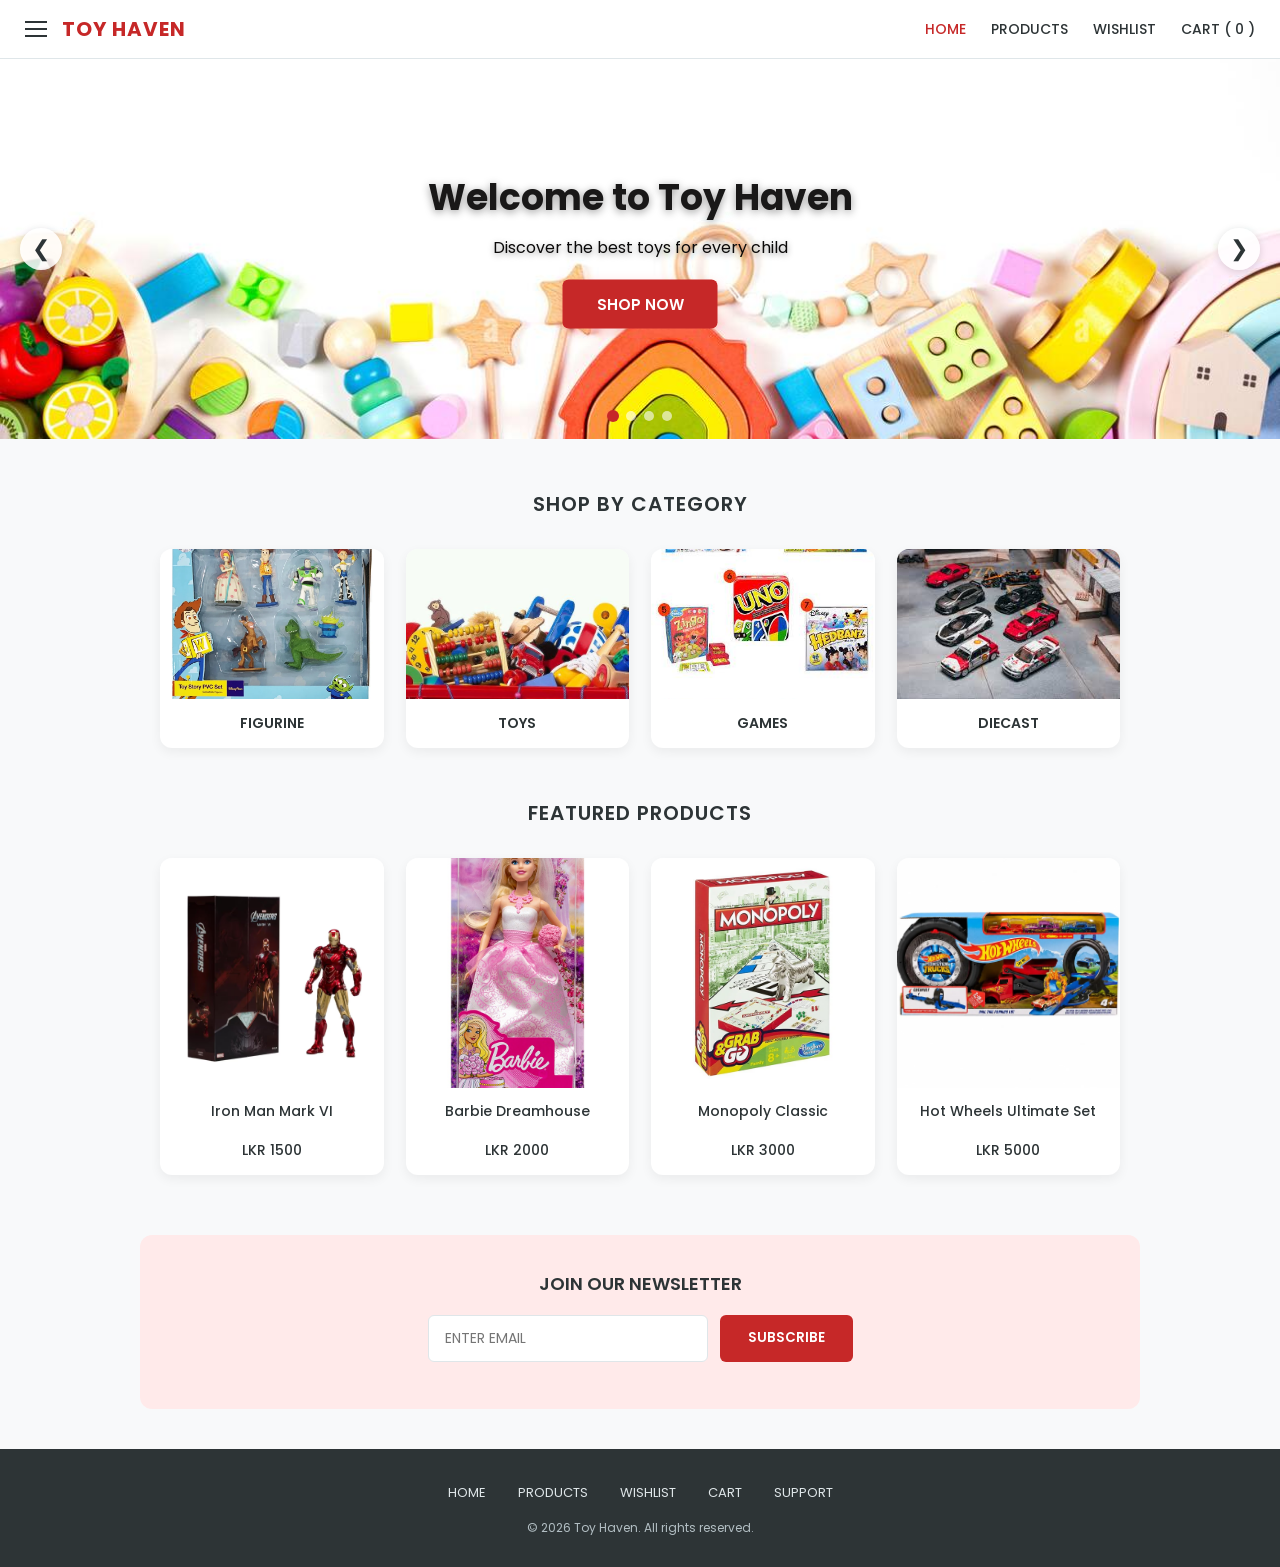
<file: index.html>
<!DOCTYPE html>
<html lang="en">
<head>
    <meta charset="UTF-8">
    <meta name="viewport" content="width=device-width, initial-scale=1.0">
    <title>Toy Haven - Home</title>
    <link rel="icon" type="image/png" href="favicon.png">
    <link rel="manifest" href="manifest.json">

    <!-- Google Fonts -->
    <link href="https://fonts.googleapis.com/css2?family=Poppins:wght@400;500;600;700&display=swap" rel="stylesheet">
    <link rel="stylesheet" href="style.css">
    <script src="script.js" defer></script>
</head>
<body>

    <!-- ========== HEADER ========== -->
    <header>
        <div class="header-left">
            <!-- Menu Icon -->
            <div class="menu-icon" id="menu-icon">
                <span></span>
                <span></span>
                <span></span>
            </div>
            <div class="logo">TOY HAVEN</div>
        </div>

        <nav class="desktop-nav">
            <a href="index.html" class="active">HOME</a>
            <a href="products.html">PRODUCTS</a>
            <a href="wishlist.html">WISHLIST</a>
            <a href="cart.html">CART ( <span id="cart-count">0</span> )</a>
        </nav>
    </header>

    <!-- Mobile Menu -->
    <div class="mobile-menu" id="mobile-menu">
        <a href="index.html">HOME</a>
        <a href="products.html">PRODUCTS</a>
        <a href="wishlist.html">WISHLIST</a>
        <a href="cart.html">CART</a>
        <a href="support.html">SUPPORT</a>
    </div>

    <main>

        <!-- ========== HERO BANNER ========== -->
        <section class="hero">
            <div class="slides">
                <!-- Slide 1 -->
                <div class="slide active">
                    <img src="banner1.jpg" alt="Banner 1">
                    <div class="slide-content">
                        <h1>Welcome to Toy Haven</h1>
                        <p>Discover the best toys for every child</p>
                        <a href="products.html" class="shop-now-btn">SHOP NOW</a>
                    </div>
                </div>

                <!-- Slide 2 -->
                <div class="slide">
                    <img src="banner2.jpg" alt="Banner 2">
                    <div class="slide-content">
                        <h1>Welcome to Toy Haven</h1>
                        <p>New arrivals just for you</p>
                        <a href="products.html" class="shop-now-btn">SHOP NOW</a>
                    </div>
                </div>

                <!-- Slide 3 -->
                <div class="slide">
                    <img src="banner3.jpg" alt="Banner 3">
                    <div class="slide-content">
                        <h1>Welcome to Toy Haven</h1>
                        <p>Fun starts here</p>
                        <a href="products.html" class="shop-now-btn">SHOP NOW</a>
                    </div>
                </div>

                <!-- Slide 4 -->
                <div class="slide">
                    <img src="banner4.jpg" alt="Banner 4">
                    <div class="slide-content">
                        <h1>Welcome to Toy Haven</h1>
                        <p>Play. Learn. Enjoy.</p>
                        <a href="products.html" class="shop-now-btn">SHOP NOW</a>
                    </div>
                </div>
            </div>

            <!-- Arrows -->
            <button class="arrow prev" id="prev-btn">&#10094;</button>
            <button class="arrow next" id="next-btn">&#10095;</button>

            <!-- Dots -->
            <div class="dots">
                <span class="dot active" data-index="0"></span>
                <span class="dot" data-index="1"></span>
                <span class="dot" data-index="2"></span>
                <span class="dot" data-index="3"></span>
            </div>
        </section>

        <!-- ========== SHOP BY CATEGORY ========== -->
        <section class="section">
            <h2>SHOP BY CATEGORY</h2>
            <div class="category-grid">
                <a href="products.html" class="category-card">
                    <img src="figurine.jpeg" alt="Figurine">
                    <p>FIGURINE</p>
                </a>
                <a href="products.html" class="category-card">
                    <img src="toys.jpeg" alt="Toys">
                    <p>TOYS</p>
                </a>
                <a href="products.html" class="category-card">
                    <img src="board-games.jpeg" alt="Games">
                    <p>GAMES</p>
                </a>
                <a href="products.html" class="category-card">
                    <img src="diecast.jpeg" alt="Diecast">
                    <p>DIECAST</p>
                </a>
            </div>
        </section>

        <!-- ========== FEATURED PRODUCTS ========== -->
        <section class="section">
            <h2>FEATURED PRODUCTS</h2>
            <div class="product-grid">
                <div class="product-card">
                    <img src="iron-man.jpeg" alt="Iron Man Figure">
                    <p class="product-price">Iron Man Mark VI<br> <br> LKR 1500</p>
                </div>
                <div class="product-card">
                    <img src="barbie.jpeg" alt="Barbie Doll">
                    <p class="product-price">Barbie Dreamhouse<br> <br> LKR 2000</p>
                </div>
                <div class="product-card">
                    <img src="monopoly.jpeg" alt="Monopoly Game">
                    <p class="product-price">Monopoly Classic<br> <br>LKR 3000</p>
                </div>
                <div class="product-card">
                    <img src="hotwheels.jpeg" alt="Hot Wheels Cars">
                    <p class="product-price">Hot Wheels Ultimate Set<br> <br> LKR 5000</p>
                </div>
            </div>
        </section>

        <!-- ========== NEWSLETTER ========== -->
        <section class="newsletter">
            <h2>JOIN OUR NEWSLETTER</h2>
            <div class="newsletter-form">
                <label for="email" class="sr-only">Email address</label>
                <input type="email" id="email" name="email" placeholder="ENTER EMAIL">
                <button id="subscribe-btn">SUBSCRIBE</button>
            </div>
            <p id="message"></p>
        </section>

    </main>

    <!-- ========== FOOTER ========== -->
    <footer>
        <div class="footer-links">
            <a href="index.html">HOME</a>
            <a href="products.html">PRODUCTS</a>
            <a href="wishlist.html">WISHLIST</a>
            <a href="cart.html">CART</a>
            <a href="support.html">SUPPORT</a>
        </div>
        <p class="copyright">&copy; 2026 Toy Haven. All rights reserved.</p>
    </footer>

</body>
</html>
</file>
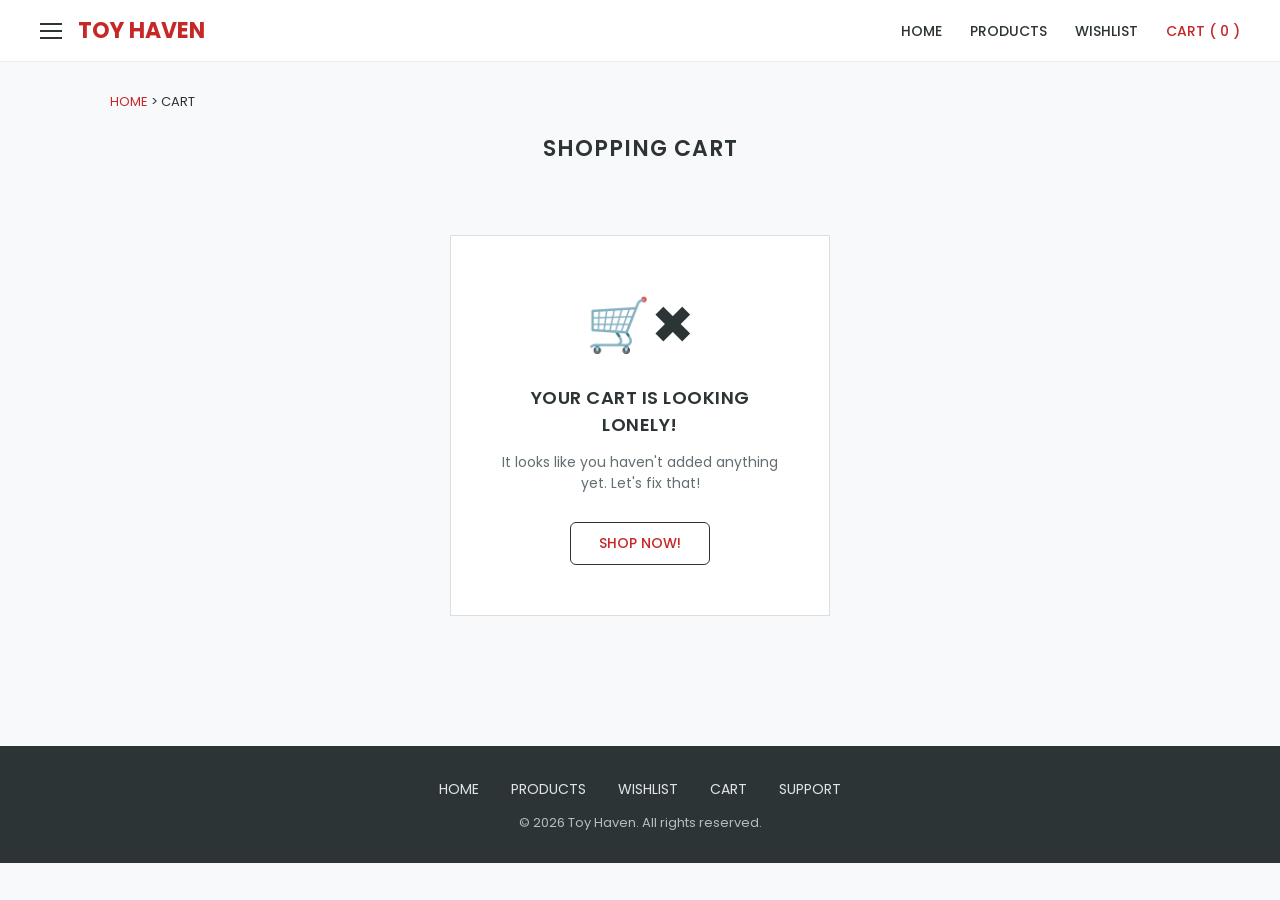
<file: cart.html>
<!DOCTYPE html>
<html lang="en">
<head>
    <meta charset="UTF-8">
    <meta name="viewport" content="width=device-width, initial-scale=1.0">
    <title>Toy Haven - Cart </title>
    <link rel="icon" type="image/png" href="favicon.png">
    <link rel="manifest" href="manifest.json">
    <link href="https://fonts.googleapis.com/css2?family=Poppins:wght@400;500;600;700&display=swap" rel="stylesheet">
    <link rel="stylesheet" href="cartstyle.css">
</head>
<body>
    <header>
        <div class="header-left">
            <div class="menu-icon" id="menu-icon">
                <span></span>
                <span></span>
                <span></span>
            </div>
            <div class="logo">TOY HAVEN</div>
        </div>
        <nav class="desktop-nav">
            <a href="index.html">HOME</a>
            <a href="products.html">PRODUCTS</a>
            <a href="wishlist.html">WISHLIST</a>
            <a href="cart.html" class="active">CART ( <span id="cartCount">0</span> )</a>
        </nav>
    </header>

    <div class="mobile-menu" id="mobile-menu">
        <a href="index.html">HOME</a>
        <a href="products.html">PRODUCTS</a>
        <a href="wishlist.html">WISHLIST</a>
        <a href="cart.html">CART</a>
        <a href="support.html">SUPPORT</a>
    </div>

    <main class="page">
    <div class="container">
        <p class="breadcrumb"><a href="index.html">HOME</a> &gt; CART</p>
        <h1 class="page-title">SHOPPING CART</h1>

        <!-- ========== EMPTY CART (only this shows when cart is empty) ========== -->
        <div id="emptyCart" class="empty-wrap" style="display: flex;">
            <div class="empty-card">
                <div class="empty-icon">🛒✖</div>
                <h2>YOUR CART IS LOOKING LONELY!</h2>
                <p>It looks like you haven't added anything yet. Let's fix that!</p>
                <a href="products.html" class="btn-cart" style="width:auto;padding:10px 28px;">SHOP NOW!</a>
            </div>
        </div>

        <!-- ========== FILLED CART (hidden when empty) ========== -->
        <div id="filledCart" class="cart-layout" style="display: none;">
            <section class="cart-list">
                <h2>YOUR CART</h2>
                <div id="cartItems"></div>
                <button class="btn-add-items" onclick="location.href='products.html'">+ Add Items</button>
            </section>

            <aside class="cart-summary">
                <h2>CART SUMMARY</h2>
                <div class="summary-row"><span>Items</span><span id="summaryItems">0</span></div>
                <div class="summary-row"><span>Subtotal</span><span id="summarySubtotal">LKR 0</span></div>
                <div class="summary-row"><span>Discount</span><span id="summaryDiscount">LKR 0</span></div>
                <div class="summary-row total"><span>Total</span><span id="summaryTotal">LKR 0</span></div>
                <button class="btn-wishlist" id="clearCartBtn" style="width:100%;">CLEAR CART</button>
                <button class="btn-cart" id="checkoutBtn" style="width:100%;margin-top:10px;">PROCEED TO CHECKOUT</button>
            </aside>
        </div>
    </div>
</main>

    <footer>
        <div class="footer-links">
            <a href="index.html">HOME</a>
            <a href="products.html">PRODUCTS</a>
            <a href="wishlist.html">WISHLIST</a>
            <a href="cart.html">CART</a>
            <a href="support.html">SUPPORT</a>
        </div>
        <p class="copyright">© 2026 Toy Haven. All rights reserved.</p>
    </footer>

    <script src="cartscript.js"></script>
</body>
</html>
</file>
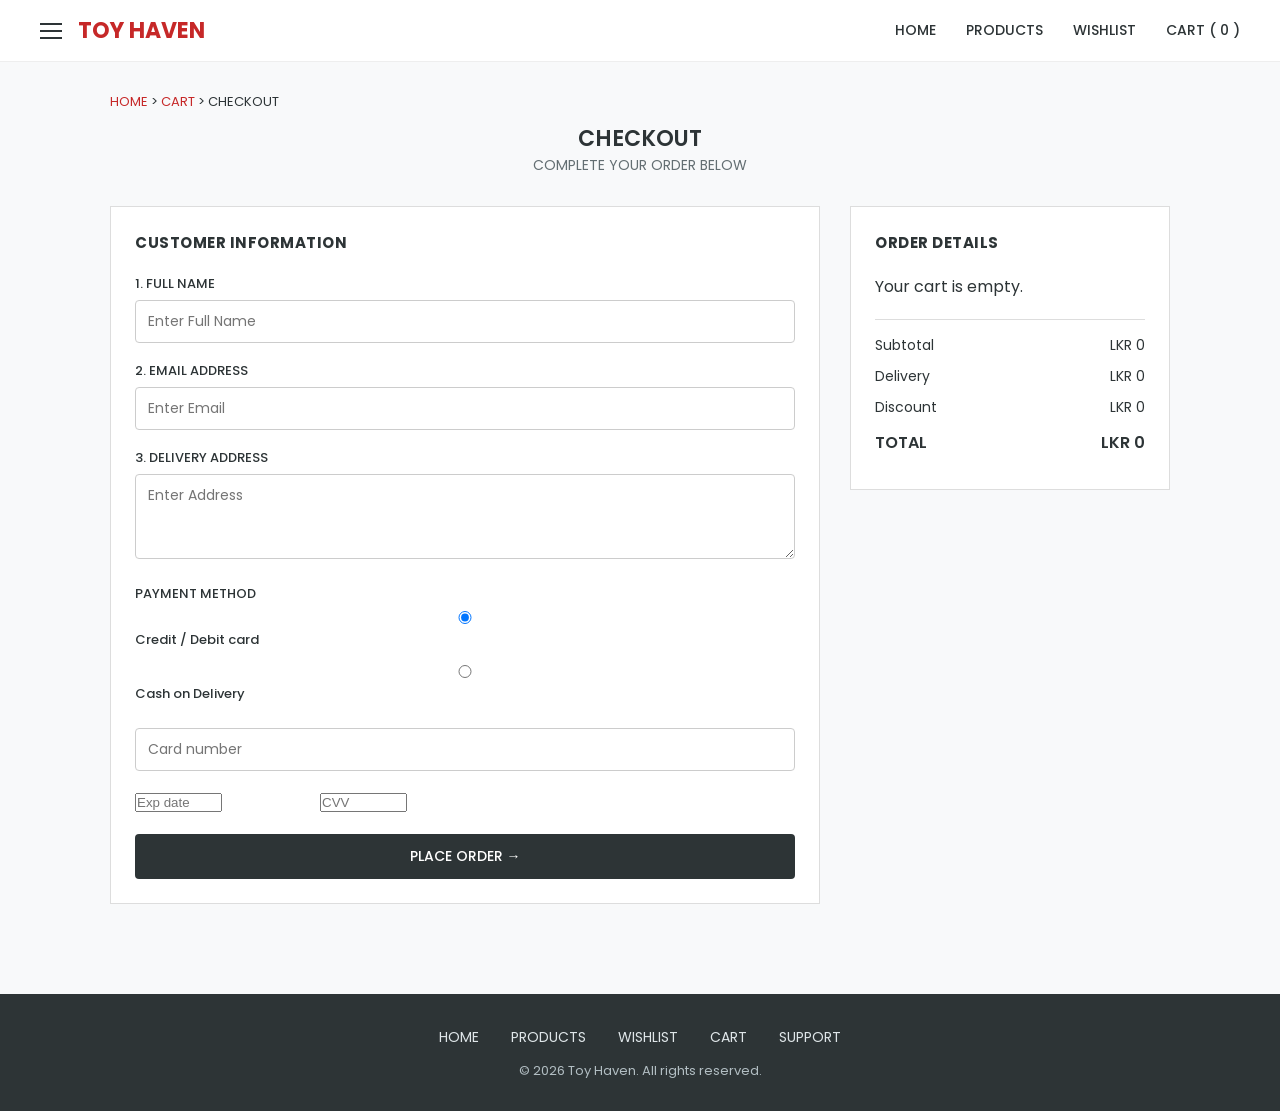
<file: checkout.html>
<!DOCTYPE html>
<html lang="en">
<head>
    <meta charset="UTF-8">
    <meta name="viewport" content="width=device-width, initial-scale=1.0">
    <title>Checkout - Toy Haven</title>
    <link rel="icon" type="image/png" href="favicon.png">
    <link rel="manifest" href="manifest.json">
    <link href="https://fonts.googleapis.com/css2?family=Poppins:wght@400;500;600;700&display=swap" rel="stylesheet">
    <link rel="stylesheet" href="checkoutstyle.css">
</head>
<body>
    <header>
        <div class="header-left">
            <button class="menu-icon" id="menu-icon" aria-label="Open Menu">
                <span></span>
                <span></span>
                <span></span>
            </button>
            <a href="index.html" class="logo">TOY HAVEN</a>
        </div>
        <nav class="desktop-nav">
            <a href="index.html">HOME</a>
            <a href="products.html">PRODUCTS</a>
            <a href="wishlist.html">WISHLIST</a>
            <a href="cart.html">CART ( <span id="cartCount">0</span> )</a>
        </nav>
    </header>

    <div class="mobile-menu" id="mobile-menu">
        <a href="index.html">HOME</a>
        <a href="products.html">PRODUCTS</a>
        <a href="wishlist.html">WISHLIST</a>
        <a href="cart.html">CART</a>
        <a href="support.html">SUPPORT</a>
    </div>

    <main class="page">
        <div class="container">
            <p class="breadcrumb"><a href="index.html">HOME</a> &gt; <a href="cart.html">CART</a> &gt; CHECKOUT</p>
            <h1 class="page-title">CHECKOUT</h1>
            <p class="subtitle">COMPLETE YOUR ORDER BELOW</p>

            <div class="checkout-layout">
                <!-- LEFT: Customer Information -->
                <section class="customer-info">
                    <h2>CUSTOMER INFORMATION</h2>

                    <div class="form-group">
                        <label for="fullName">1. FULL NAME</label>
                        <input type="text" id="fullName" placeholder="Enter Full Name" required>
                    </div>

                    <div class="form-group">
                        <label for="email">2. EMAIL ADDRESS</label>
                        <input type="email" id="email" placeholder="Enter Email" required>
                    </div>

                    <div class="form-group">
                        <label for="address">3. DELIVERY ADDRESS</label>
                        <textarea id="address" rows="3" placeholder="Enter Address" required></textarea>
                    </div>

                    <div class="form-group">
                        <label>PAYMENT METHOD</label>

                        <div class="payment-options">
                        <label class="radio-label">
                        <input type="radio" name="payment" value="card" checked>
                         Credit / Debit card
                        </label>

                        <label class="radio-label">
                        <input type="radio" name="payment" value="cod">
                        Cash on Delivery
                        </label>
                        </div>
                    </div>

                    <div id="cardDetails">

                        <div class="form-group">
                            <label for="cardNumber" class="sr-only">Card number</label>
                            <input type="text" id="cardNumber" placeholder="Card number">
                        </div>

                    <div class="card-row">
                    <div>
                        <label for="expDate" class="sr-only">Expiry date</label>
                            <input type="text" id="expDate" placeholder="Exp date">
                    </div>

                    <div>
                        <label for="cvv" class="sr-only">CVV</label>
                        <input type="text" id="cvv" placeholder="CVV">
                    </div>
                </div>

             </div>

                    <button
                        type="button"
                        class="btn-place-order"
                        id="placeOrderBtn">
                        PLACE ORDER →
                    </button>
                </section>

                <!-- RIGHT: Order Details -->
                <aside class="order-details">
                    <h2>ORDER DETAILS</h2>
                    <div id="orderItems"></div>

                    <div class="summary">
                        <div class="summary-row">
                            <span>Subtotal</span>
                            <span id="subtotal">LKR 0</span>
                        </div>
                        <div class="summary-row">
                            <span>Delivery</span>
                            <span id="delivery">LKR 200</span>
                        </div>
                        <div class="summary-row">
                            <span>Discount</span>
                            <span id="discount">LKR 0</span>
                        </div>
                        <div class="summary-row total">
                            <span>TOTAL</span>
                            <span id="total">LKR 0</span>
                        </div>
                    </div>
                </aside>
            </div>
        </div>
    </main>

    <footer>
        <div class="footer-links">
            <a href="index.html">HOME</a>
            <a href="products.html">PRODUCTS</a>
            <a href="wishlist.html">WISHLIST</a>
            <a href="cart.html">CART</a>
            <a href="support.html">SUPPORT</a>
        </div>
        <p class="copyright">© 2026 Toy Haven. All rights reserved.</p>
    </footer>

    <script src="checkoutscript.js"></script>
</body>
</html>
</file>
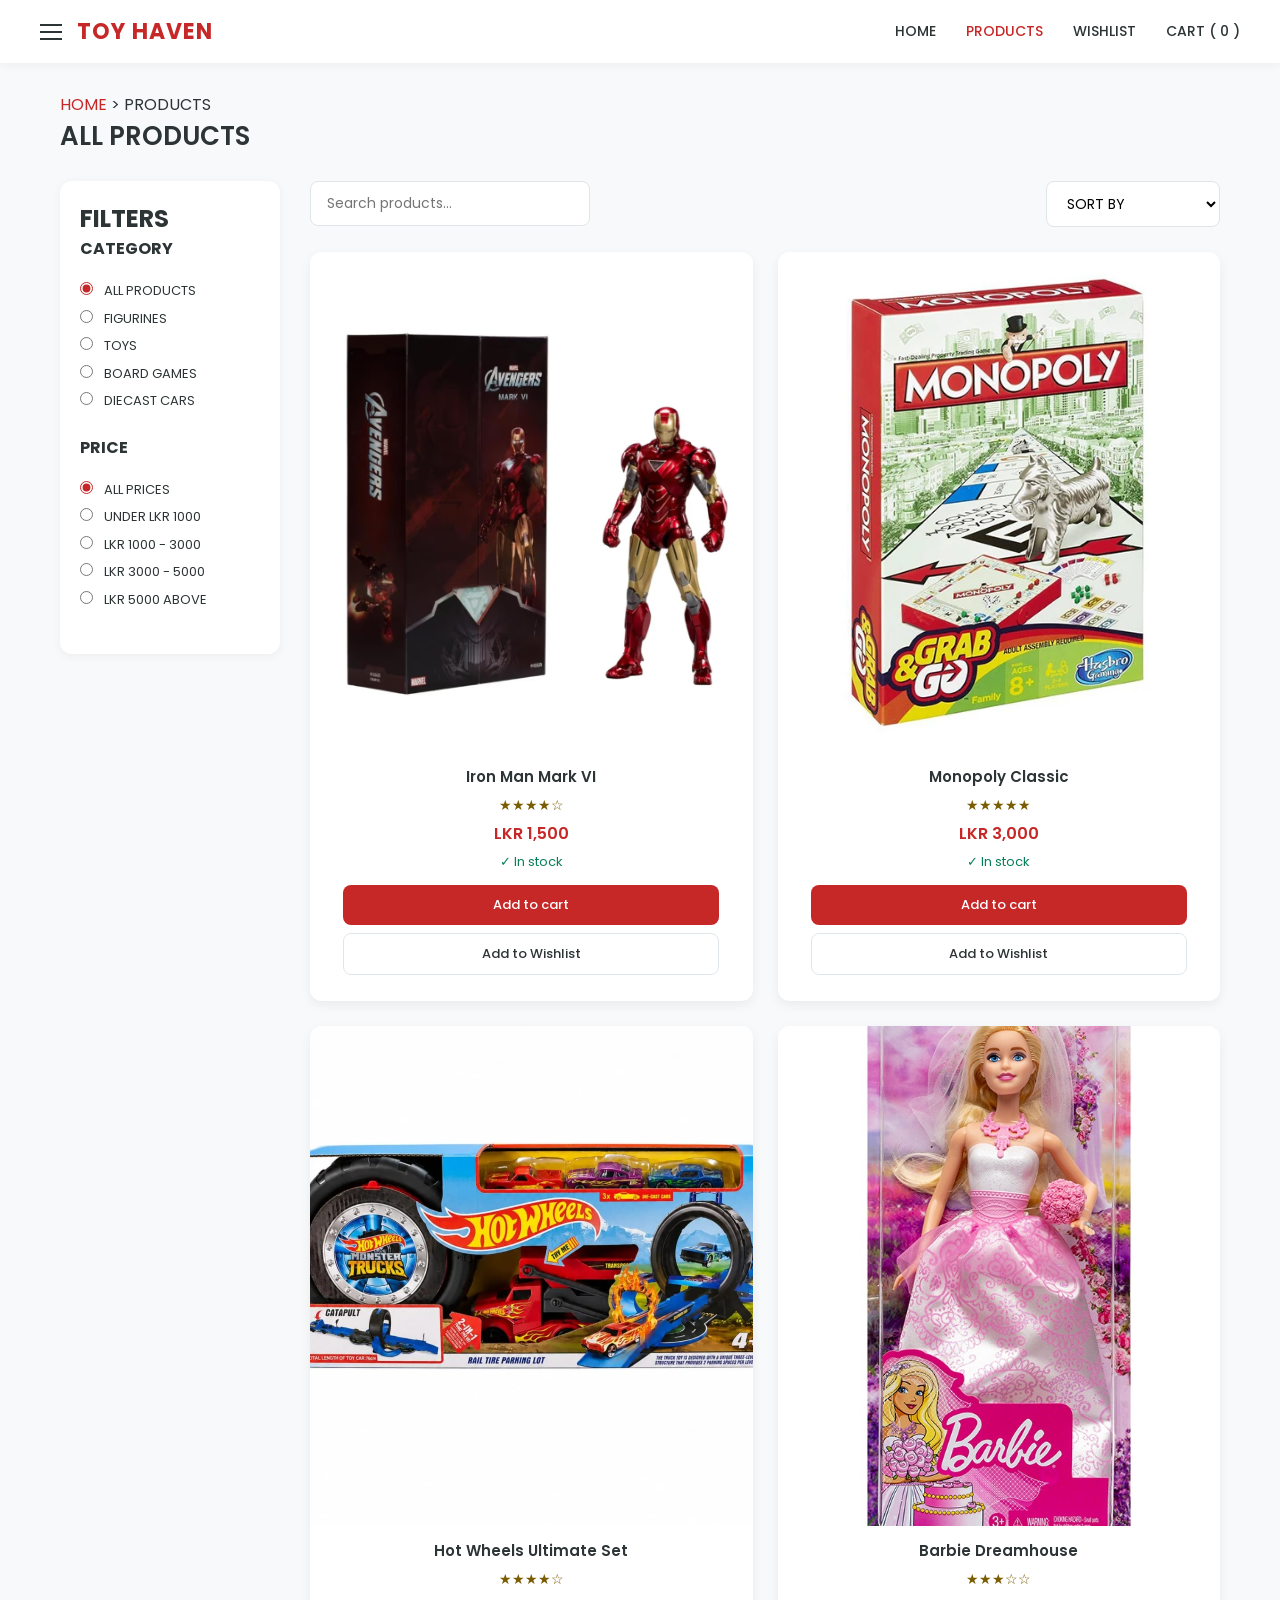
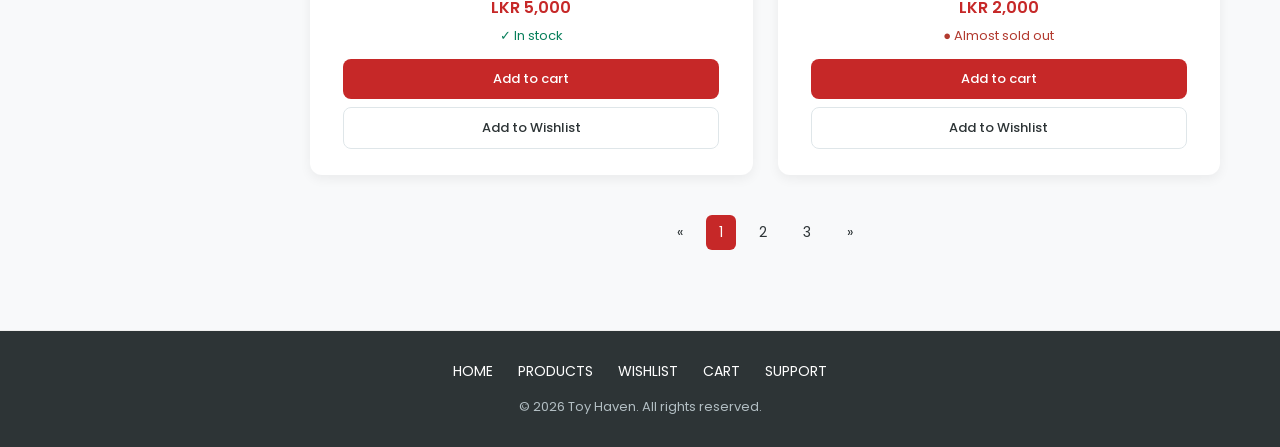
<file: products.html>
<!DOCTYPE html>
<html lang="en">
<head>
    <meta charset="UTF-8">
    <meta name="viewport" content="width=device-width, initial-scale=1.0">
    <title>Toy Haven - Products</title>
    <link rel="icon" type="image/png" href="favicon.png">
    <link rel="manifest" href="manifest.json">

    <link href="https://fonts.googleapis.com/css2?family=Poppins:wght@400;500;600;700&display=swap" rel="stylesheet">
    <link rel="stylesheet" href="productstyle.css">
    <script src="productscript.js" defer></script>
</head>
<body>

    <!-- ========== HEADER ========== -->
    <header>
        <div class="header-left">
            <div class="menu-icon" id="menu-icon">
                <span></span>
                <span></span>
                <span></span>
            </div>
            <div class="logo">TOY HAVEN</div>
        </div>

        <nav class="desktop-nav">
            <a href="index.html">HOME</a>
            <a href="products.html" class="active ">PRODUCTS</a>
            <a href="wishlist.html">WISHLIST</a>
            <a href="cart.html">CART ( <span id="cartCount">0</span> )</a>
        </nav>
    </header>

    <!-- Mobile Menu -->
    <div class="mobile-menu" id="mobile-menu">
        <a href="index.html">HOME</a>
        <a href="products.html">PRODUCTS</a>
        <a href="wishlist.html">WISHLIST</a>
        <a href="cart.html">CART</a>
        <a href="support.html">SUPPORT</a>
    </div>

    <main class="products-page">

        <div class="products-header">
            <p class="breadcrumb"><a href="index.html">HOME</a> &gt; PRODUCTS</p>
            <h1>ALL PRODUCTS</h1>
        </div>

        <div class="products-layout">

            <!-- ========== FILTERS ========== -->
            <aside class="filters">
                <h2>FILTERS</h2>

                <div class="filter-group">
                    <h3>CATEGORY</h3>
                    <label><input type="radio" name="category" value="all" checked> ALL PRODUCTS</label>
                    <label><input type="radio" name="category" value="figurines"> FIGURINES</label>
                    <label><input type="radio" name="category" value="toys"> TOYS</label>
                    <label><input type="radio" name="category" value="games"> BOARD GAMES</label>
                    <label><input type="radio" name="category" value="diecast"> DIECAST CARS</label>
                </div>

                <div class="filter-group">
                    <h3>PRICE</h3>
                    <label><input type="radio" name="price" value="all" checked> ALL PRICES</label>
                    <label><input type="radio" name="price" value="under1000"> UNDER LKR 1000</label>
                    <label><input type="radio" name="price" value="1000-3000"> LKR 1000 - 3000</label>
                    <label><input type="radio" name="price" value="3000-5000"> LKR 3000 - 5000</label>
                    <label><input type="radio" name="price" value="above5000"> LKR 5000 ABOVE</label>
                </div>
            </aside>

            <!-- ========== PRODUCTS AREA ========== -->
            <section class="products-area">

                <div class="products-toolbar">
                    <div class="search-box">
                        <label for="search-input" class="sr-only">Search products</label>
                        <input type="text" id="search-input" placeholder="Search products...">
                    </div>
                    <div class="sort-box">
                        <label for="sort-select" class="sr-only">Sort products</label>
                        <select id="sort-select">
                            <option value="">SORT BY</option>
                            <option value="price-low">Price: Low to High</option>
                            <option value="price-high">Price: High to Low</option>
                            <option value="name">Name (A-Z)</option>
                        </select>
                    </div>
                </div>

                <!-- Product Grid -->
                <div class="products-grid" id="products-grid">

                    <!-- Product 1 -->
                    <div class="product-card" 
                         data-name="Iron Man Mark VI" 
                         data-category="figurines" 
                         data-price="1500">
                        <img src="iron-man.jpeg" alt="Iron Man Mark VI">
                        <h3>Iron Man Mark VI</h3>
                        <div class="stars">★★★★☆</div>
                        <p class="price">LKR 1,500</p>
                        <p class="stock in-stock">✓ In stock</p>
                        <button class="btn-cart">Add to cart</button>
                        <button class="btn-wishlist">Add to Wishlist</button>
                    </div>

                    <!-- Product 2 -->
                    <div class="product-card" 
                         data-name="Monopoly Classic" 
                         data-category="games" 
                         data-price="3000">
                        <img src="monopoly.jpeg" alt="Monopoly Classic">
                        <h3>Monopoly Classic</h3>
                        <div class="stars">★★★★★</div>
                        <p class="price">LKR 3,000</p>
                        <p class="stock in-stock">✓ In stock</p>
                        <button class="btn-cart">Add to cart</button>
                        <button class="btn-wishlist">Add to Wishlist</button>
                    </div>

                    <!-- Product 3 -->
                    <div class="product-card" 
                         data-name="Hot Wheels Ultimate Set" 
                         data-category="diecast" 
                         data-price="5000">
                        <img src="hotwheels.jpeg" alt="Hot Wheels Ultimate Set">
                        <h3>Hot Wheels Ultimate Set</h3>
                        <div class="stars">★★★★☆</div>
                        <p class="price">LKR 5,000</p>
                        <p class="stock in-stock">✓ In stock</p>
                        <button class="btn-cart">Add to cart</button>
                        <button class="btn-wishlist">Add to Wishlist</button>
                    </div>

                    <!-- Product 4 -->
                    <div class="product-card" 
                         data-name="Barbie Dreamhouse" 
                         data-category="toys" 
                         data-price="2000">
                        <img src="barbie.jpeg" alt="Barbie Dreamhouse">
                        <h3>Barbie Dreamhouse</h3>
                        <div class="stars">★★★☆☆</div>
                        <p class="price">LKR 2,000</p>
                        <p class="stock almost-sold">● Almost sold out</p>
                        <button class="btn-cart">Add to cart</button>
                        <button class="btn-wishlist">Add to Wishlist</button>
                    </div>

                </div>

                <div class="pagination">
                    <span>«</span>
                    <span class="active">1</span>
                    <span>2</span>
                    <span>3</span>
                    <span>»</span>
                </div>

            </section>
        </div>
    </main>

    <!-- ========== FOOTER ========== -->
    <footer>
        <div class="footer-links">
            <a href="index.html">HOME</a>
            <a href="products.html">PRODUCTS</a>
            <a href="wishlist.html">WISHLIST</a>
            <a href="cart.html">CART</a>
            <a href="support.html">SUPPORT</a>
        </div>
        <p class="copyright">&copy; 2026 Toy Haven. All rights reserved.</p>
    </footer>

</body>
</html>
</file>
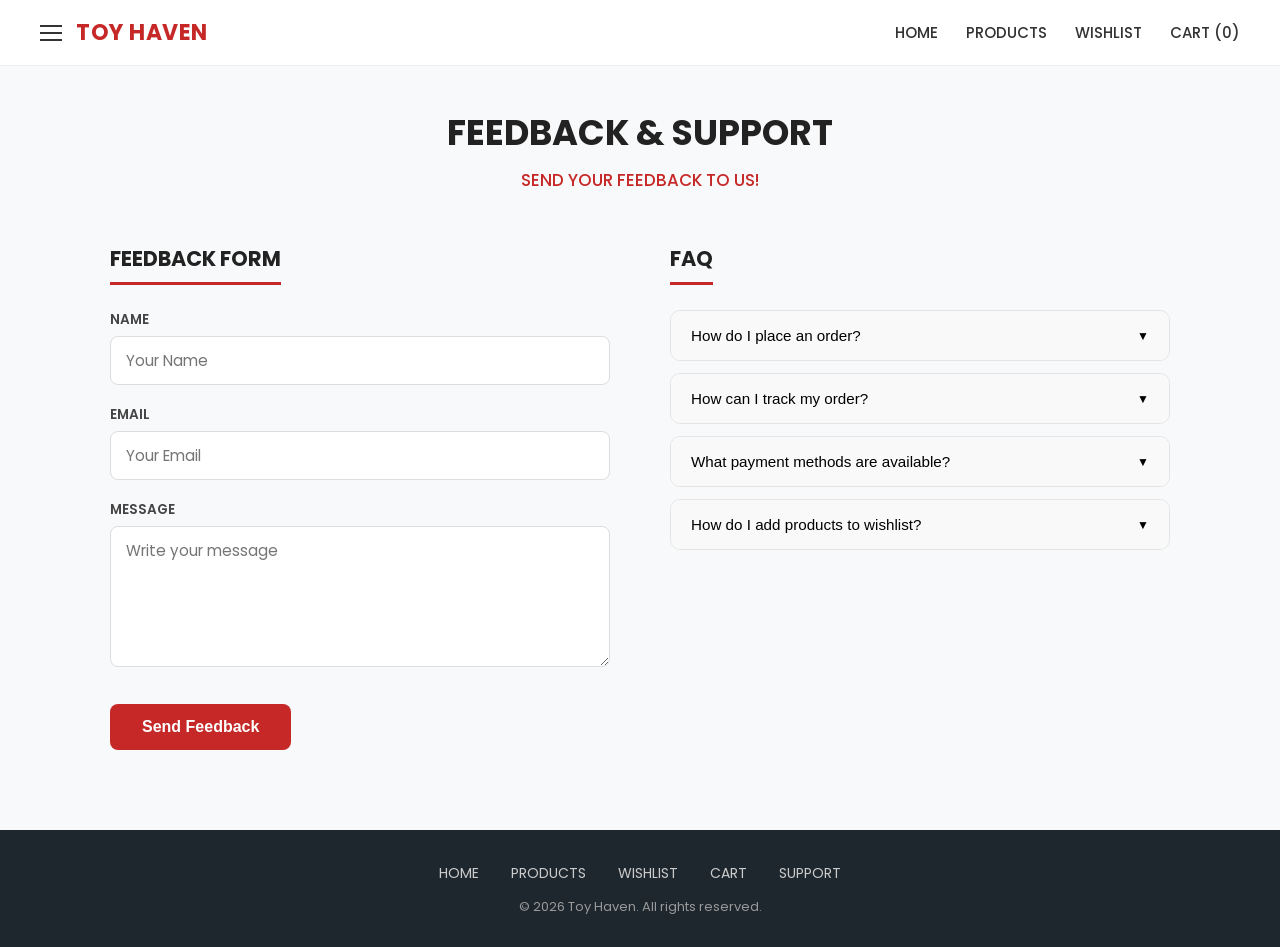
<file: support.html>
<!DOCTYPE html>
<html lang="en">
<head>
    <meta charset="UTF-8">
    <meta name="viewport" content="width=device-width, initial-scale=1.0">
    <title>Toy Haven - Feedback & Support</title>
    <link rel="icon" type="image/png" href="favicon.png">
    <link rel="manifest" href="manifest.json">

    <!-- Google Fonts (same as Home) -->
    <link href="https://fonts.googleapis.com/css2?family=Poppins:wght@400;500;600;700&display=swap" rel="stylesheet">
    <link rel="stylesheet" href="supportstyle.css">
</head>
<body>

    <!-- ========== HEADER ========== -->
    <header class="header">
        <div class="header-left">
            <div class="menu-icon" id="menu-icon">
                <span></span>
                <span></span>
                <span></span>
            </div>
            <a href="index.html" class="logo">TOY HAVEN</a>
        </div>

        <nav class="nav-links" id="navLinks">
            <a href="index.html">HOME</a>
            <a href="products.html">PRODUCTS</a>
            <a href="wishlist.html">WISHLIST</a>
            <a href="cart.html">CART (<span id="cartCount">0</span>)</a>
            
        </nav>
    </header>

    <!-- Mobile Menu -->
    <div class="mobile-menu" id="mobile-menu">
        <a href="index.html">HOME</a>
        <a href="products.html">PRODUCTS</a>
        <a href="wishlist.html">WISHLIST</a>
        <a href="cart.html">CART</a>
        <a href="support.html">SUPPORT</a>
    </div>

    <!-- ========== MAIN ========== -->
    <main class="support-page">
        <div class="support-header">
            <h1>FEEDBACK & SUPPORT</h1>
            <p class="subtitle">SEND YOUR FEEDBACK TO US!</p>
        </div>

        <div class="support-grid">
            <!-- LEFT: Feedback Form -->
            <section class="feedback-box">
                <h2>FEEDBACK FORM</h2>
                <form id="feedbackForm">

                <div class="form-group">
                    <label for="name">NAME</label>
                    <input type="text" id="name" name="name" placeholder="Your Name" required>
                </div>

                <div class="form-group">
                    <label for="email">EMAIL</label>
                    <input type="email" id="email" name="email" placeholder="Your Email" required>
                </div>

                <div class="form-group">
                    <label for="message">MESSAGE</label>
                    <textarea id="message" name="message" rows="5" placeholder="Write your message" required></textarea>
                </div>

                <button type="submit" class="btn-submit">Send Feedback</button>

                </form>
            </section>

            <!-- RIGHT: FAQ -->
            <section class="faq-box">
                <h2>FAQ</h2>

                <div class="faq-item">
                    <button class="faq-btn">
                        How do I place an order?
                        <span>▼</span>
                    </button>
                    <div class="faq-content">
                        Browse the Products page, click “Add to Cart”, then go to the Cart page and proceed to checkout.
                    </div>
                </div>

                <div class="faq-item">
                    <button class="faq-btn">
                        How can I track my order?
                        <span>▼</span>
                    </button>
                    <div class="faq-content">
                        After placing an order you will receive an order confirmation email with a tracking link.
                    </div>
                </div>

                <div class="faq-item">
                    <button class="faq-btn">
                        What payment methods are available?
                        <span>▼</span>
                    </button>
                    <div class="faq-content">
                        We currently accept Visa, MasterCard, and cash on delivery (selected areas).
                    </div>
                </div>

                <div class="faq-item">
                    <button class="faq-btn">
                        How do I add products to wishlist?
                        <span>▼</span>
                    </button>
                    <div class="faq-content">
                        On the Products page, click the “Add to Wishlist” button on any product. You can view them later on the Wishlist page.
                    </div>
                </div>
            </section>
        </div>
    </main>

    <!-- ========== FOOTER ========== -->
    <footer class="footer">
        <div class="footer-links">
            <a href="index.html">HOME</a>
            <a href="products.html">PRODUCTS</a>
            <a href="wishlist.html">WISHLIST</a>
            <a href="cart.html">CART</a>
            <a href="support.html">SUPPORT</a>
        </div>
        <p>© 2026 Toy Haven. All rights reserved.</p>
    </footer>

    <script src="supportscript.js"></script>
</body>
</html>
</file>
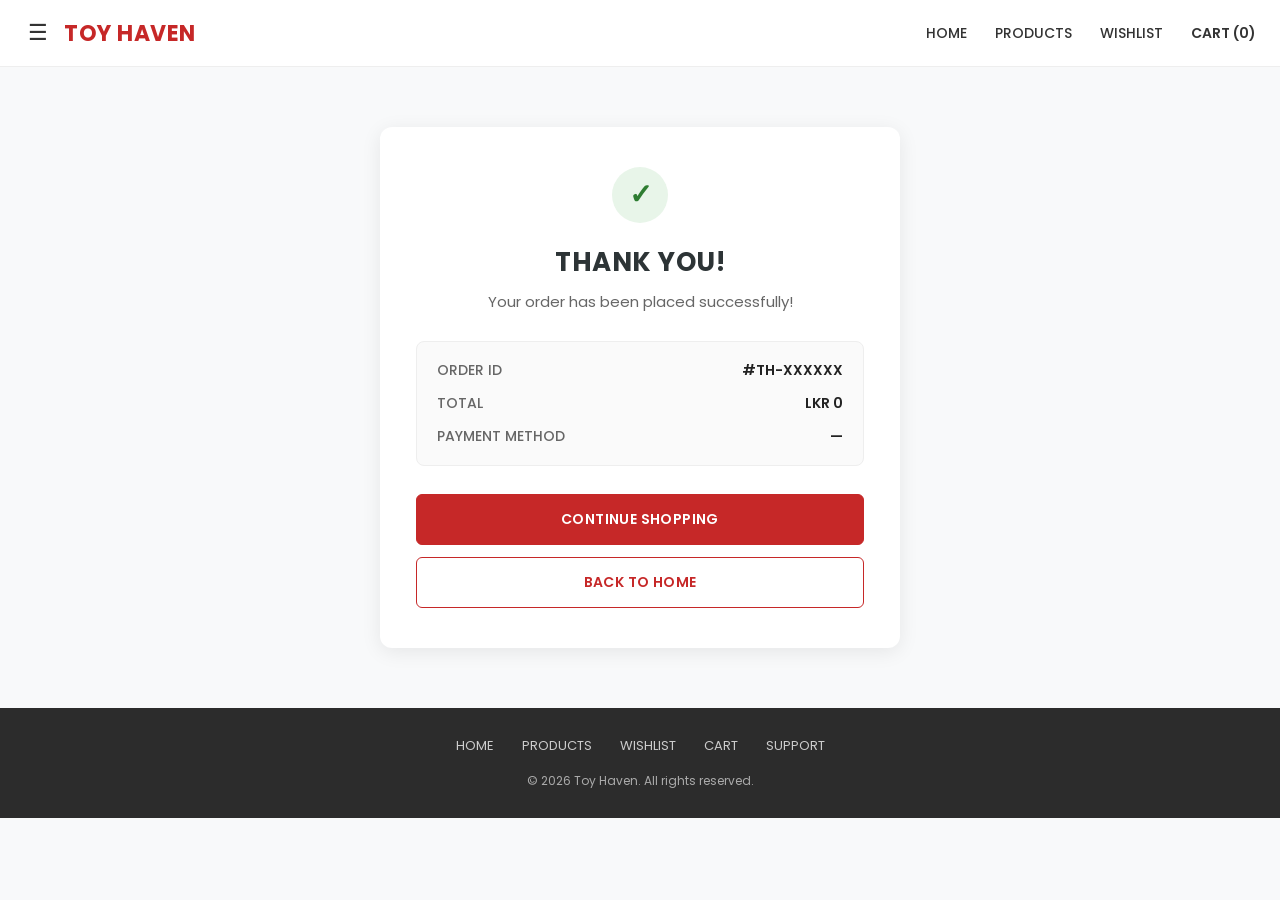
<file: thankyou.html>
<!DOCTYPE html>
<html lang="en">
<head>
  <meta charset="UTF-8" >
  <meta name="viewport" content="width=device-width, initial-scale=1.0" >
  <title>Thank You - Toy Haven</title>
  <link rel="icon" type="image/png" href="favicon.png">
  <link rel="manifest" href="manifest.json">
  <!-- Google Fonts -->
  <link href="https://fonts.googleapis.com/css2?family=Poppins:wght@400;500;600;700&display=swap" rel="stylesheet" >
  <link rel="stylesheet" href="thankyou.css" >
</head>
<body>

  <!-- ===== HEADER  ===== -->
  <header class="header">
    <div class="header-left">
      <button class="menu-btn" aria-label="Menu">☰</button>
      <a href="index.html" class="logo">TOY HAVEN</a>
    </div>
    <nav class="nav">
      <a href="index.html">HOME</a>
      <a href="products.html">PRODUCTS</a>
      <a href="wishlist.html">WISHLIST</a>
      <a href="cart.html" class="cart-link">CART (<span id="cartCount">0</span>)</a>
    </nav>
  </header>

  <!-- ===== MAIN CONTENT ===== -->
  <main class="main">
    <div class="thank-you-card">
      <div class="success-icon">✓</div>
      <h1 class="thank-you-title">THANK YOU!</h1>
      <p class="success-text">Your order has been placed successfully!</p>

      <!-- Order Summary -->
      <div class="order-summary" id="orderSummary">
        <!-- Filled by JS -->
      </div>

      <!-- Ordered Items -->
      <div class="items-section" id="itemsSection">
        <h2 class="items-title">Ordered Items</h2>
        <div id="itemsList">
          <!-- Filled by JS -->
        </div>
      </div>

      <!-- Buttons -->
      <div class="btn-group">
        <a href="products.html" class="btn btn-primary">CONTINUE SHOPPING</a>
        <a href="index.html" class="btn btn-secondary">BACK TO HOME</a>
      </div>
    </div>
  </main>

  <!-- ===== FOOTER  ===== -->
  <footer class="footer">
    <div class="footer-links">
      <a href="index.html">HOME</a>
      <a href="products.html">PRODUCTS</a>
      <a href="wishlist.html">WISHLIST</a>
      <a href="cart.html">CART</a>
      <a href="support.html">SUPPORT</a>
    </div>
    <p class="copyright">© 2026 Toy Haven. All rights reserved.</p>
  </footer>

  <script src="thankyou.js"></script>
</body>
</html>
</file>
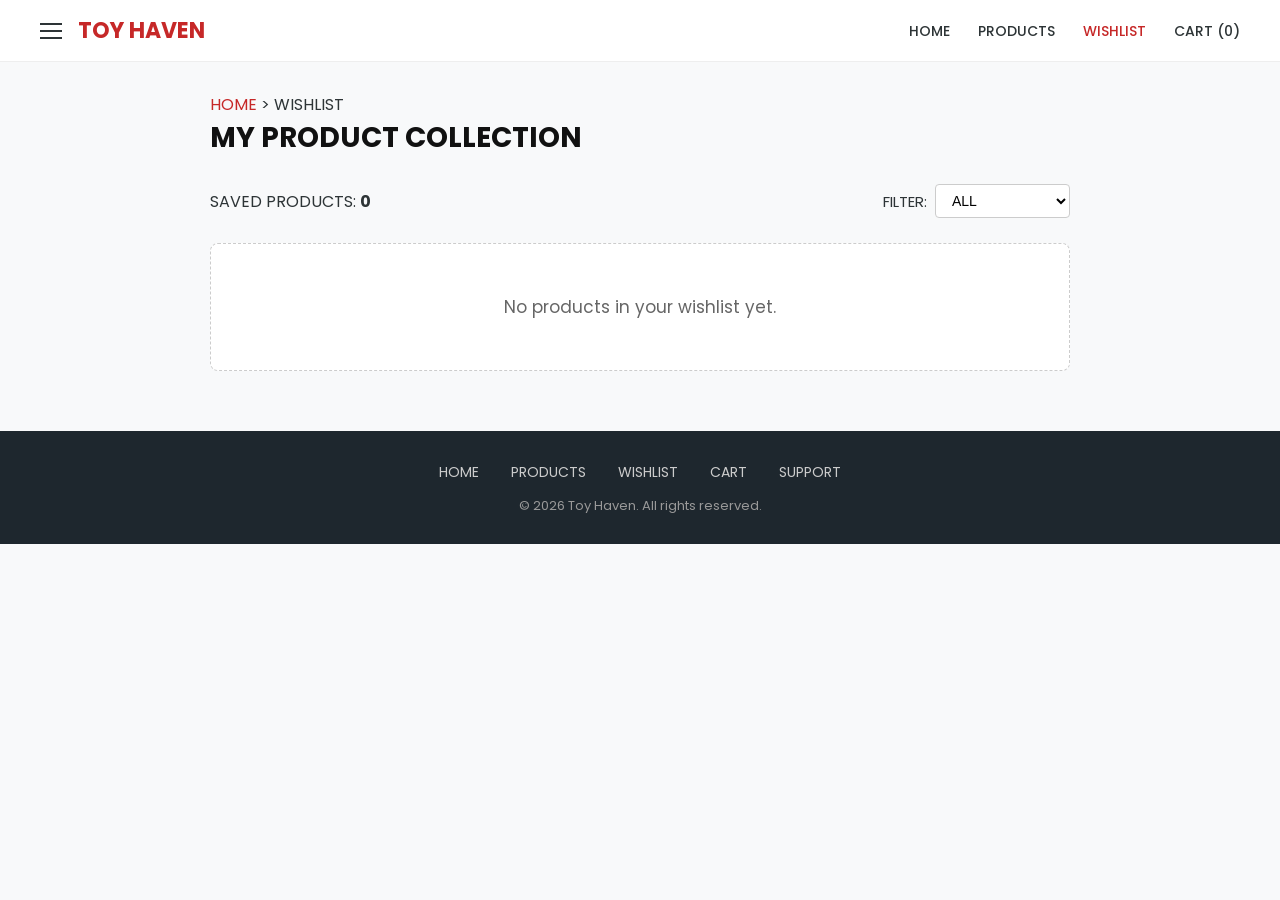
<file: wishlist.html>
<!DOCTYPE html>
<html lang="en">
<head>
    <meta charset="UTF-8">
    <meta name="viewport" content="width=device-width, initial-scale=1.0">
    <title>Toy Haven - Wishlist</title>
    <link rel="icon" type="image/png" href="favicon.png">
    <link rel="manifest" href="manifest.json">
    <!-- Google Fonts -->
    <link href="https://fonts.googleapis.com/css2?family=Poppins:wght@300;400;500;600;700&display=swap" rel="stylesheet">
    <link rel="stylesheet" href="wishliststyle.css">
</head>
<body>

    <!-- ========== HEADER (exact match) ========== -->
      <header class="header">
        <div class="header-left">
            <!-- Menu Icon -->
            <div class="menu-icon" id="menuToggle">
                <span></span>
                <span></span>
                <span></span>
            </div>
            <a href="index.html" class="logo">TOY HAVEN</a>
        </div>

        <nav class="desktop-nav">
            <a href="index.html">HOME</a>
            <a href="products.html">PRODUCTS</a>
            <a href="wishlist.html" class="active">WISHLIST</a>
            <a href="cart.html" >CART (<span id="cartCount">0</span>)</a>
        </nav>
    </header>
     <div class="mobile-menu" id="mobile-menu">
        <a href="index.html">HOME</a>
        <a href="products.html">PRODUCTS</a>
        <a href="wishlist.html">WISHLIST</a>
        <a href="cart.html">CART</a>
        <a href="support.html">SUPPORT</a>
    </div>

    <!-- ========== MAIN ========== -->
    <main class="wishlist-page">
        <p class="breadcrumb"><a href="index.html">HOME</a> &gt; WISHLIST</p>
        <h1>MY PRODUCT COLLECTION</h1>

        <div class="wishlist-top">
            <p>SAVED PRODUCTS: <b id="savedCount">0</b></p>

            <div class="filter-group">
                <label for="wishlistFilter">FILTER:</label>
                <select id="wishlistFilter" onchange="filterWishlist()">
                <option value="all">ALL</option>
                <option value="interested">INTERESTED</option>
                <option value="owned">OWNED</option>
                </select>
            </div>
        </div>

        <div class="wishlist-list" id="wishlistList">
            <!-- Items will be rendered by JS -->
        </div>
    </main>

    <!-- ========== FOOTER (exact match) ========== -->
    <footer class="footer">
        <div class="footer-links">
            <a href="index.html">HOME</a>
            <a href="products.html">PRODUCTS</a>
            <a href="wishlist.html">WISHLIST</a>
            <a href="cart.html">CART</a>
            <a href="support.html">SUPPORT</a>
        </div>
        <p>© 2026 Toy Haven. All rights reserved.</p>
    </footer>

    <script src="wishlistscript.js"></script>
</body>
</html>
</file>
<file: style.css>
* {
    margin: 0;
    padding: 0;
    box-sizing: border-box;
}

body {
    font-family: 'Poppins', Arial, sans-serif;
    background: #F8F9FA;
    color: #2D3436;
}

/* ========== HEADER ========== */
header {
    display: flex;
    justify-content: space-between;
    align-items: center;
    padding: 14px 25px;
    background: #FFFFFF;
    border-bottom: 1px solid #DFE6E9;
    box-shadow: 0 2px 8px rgba(0,0,0,0.04);
}

.header-left {
    display: flex;
    align-items: center;
    gap: 15px;
}

/* Menu Icon */
.menu-icon {
    display: flex;
    flex-direction: column;
    gap: 5px;
    cursor: pointer;
}

.menu-icon span {
    width: 22px;
    height: 2px;
    background: #2D3436;
}

.logo {
    font-size: 20px;
    font-weight: 700;
    letter-spacing: 1px;
    color: #C62828;
}

/* Desktop Navigation */
.desktop-nav {
    display: flex;
    gap: 25px;
}

.desktop-nav a {
    text-decoration: none;
    color: #2D3436;
    font-size: 14px;
    font-weight: 500;
    transition: 0.2s;
}

.desktop-nav a.active,
.desktop-nav a:hover {
    color: #C62828;
}

/* Mobile Menu */
.mobile-menu {
    display: none;
    flex-direction: column;
    background: #FFFFFF;
    padding: 10px 25px;
    border-bottom: 1px solid #DFE6E9;
}

.mobile-menu.show {
    display: flex;
}

.mobile-menu a {
    text-decoration: none;
    color: #2D3436;
    padding: 12px 0;
    font-weight: 500;
    border-bottom: 1px solid #F1F2F6;
}

/* ========== HERO ========== */
.hero {
    position: relative;
    height: 380px;
    overflow: hidden;
}

.slides {
    height: 100%;
}

.slide {
    position: absolute;
    width: 100%;
    height: 100%;
    opacity: 0;
    transition: opacity 0.5s ease;
}

.slide.active {
    opacity: 1;
}

.slide img {
    width: 100%;
    height: 100%;
    object-fit: cover;
}

.slide-content {
    position: absolute;
    top: 50%;
    left: 50%;
    transform: translate(-50%, -50%);
    text-align: center;
}

.shop-now-btn {
    background: #C62828;
    color: white;
    border: none;
    padding: 13px 34px;
    font-size: 15px;
    font-weight: 600;
    cursor: pointer;
    font-family: 'Poppins', sans-serif;
    border-radius: 6px;
    box-shadow: 0 4px 12px rgba(255, 107, 107, 0.3);
    transition: 0.25s;
}

.shop-now-btn:hover {
    background: #B71C1C;
    transform: translateY(-2px);
}
.slide-content h1 {
    color: rgb(25, 24, 24);
    font-size: 36px;
    font-weight: 700;
    margin-bottom: 10px;
    text-shadow: 0 2px 8px rgba(0,0,0,0.4);
}

.slide-content p {
    color: rgb(10, 9, 9);
    font-size: 16px;
    margin-bottom: 20px;
    text-shadow: 0 2px 6px rgba(0,0,0,0.4);
}

.shop-now-btn {
    display: inline-block;
    text-decoration: none;
}
/* Arrows */
.arrow {
    position: absolute;
    top: 50%;
    transform: translateY(-50%);
    background: rgba(255, 255, 255, 0.85);
    border: none;
    font-size: 22px;
    color: #2D3436;
    cursor: pointer;
    z-index: 5;
    width: 42px;
    height: 42px;
    border-radius: 50%;
    display: flex;
    align-items: center;
    justify-content: center;
    box-shadow: 0 2px 8px rgba(0,0,0,0.15);
    transition: 0.2s;
}

.arrow:hover {
    background: #C62828;
    color: white;
}

.prev {
    left: 20px;
}

.next {
    right: 20px;
}

/* Dots */
.dots {
    position: absolute;
    bottom: 18px;
    left: 50%;
    transform: translateX(-50%);
    display: flex;
    gap: 8px;
}

.dot {
    width: 10px;
    height: 10px;
    border-radius: 50%;
    background: rgba(255,255,255,0.6);
    cursor: pointer;
    transition: 0.2s;
}

.dot.active {
    background: #C62828;
    transform: scale(1.2);
}

/* ========== SECTIONS ========== */
.section {
    max-width: 1000px;
    margin: 50px auto;
    padding: 0 20px;
    text-align: center;
}

.section h2 {
    font-size: 20px;
    font-weight: 600;
    margin-bottom: 30px;
    letter-spacing: 1px;
    color: #2D3436;
}

/* Category Grid */
.category-grid {
    display: grid;
    grid-template-columns: repeat(4, 1fr);
    gap: 22px;
}

.category-card {
    text-decoration: none;
    color: #2D3436;
    background: white;
    border-radius: 12px;
    overflow: hidden;
    box-shadow: 0 4px 12px rgba(0,0,0,0.06);
    transition: 0.25s;
}

.category-card:hover {
    transform: translateY(-6px);
    box-shadow: 0 8px 20px rgba(0,0,0,0.1);
}

.category-card img {
    width: 100%;
    height: 150px;
    object-fit: cover;
    display: block;
}

.category-card p {
    padding: 14px 0;
    font-size: 14px;
    font-weight: 600;
}

/* Product Grid */
.product-grid {
    display: grid;
    grid-template-columns: repeat(4, 1fr);
    gap: 22px;
}

.product-card {
    background: white;
    border-radius: 12px;
    overflow: hidden;
    box-shadow: 0 4px 12px rgba(0,0,0,0.06);
    transition: 0.25s;
}

.product-card:hover {
    transform: translateY(-5px);
}

.product-card img {
    width: 100%;
    height: 230px;
    object-fit: cover;
    display: block;
}

.product-price {
    padding: 14px 0;
    font-size: 14px;
    font-weight: 500;
    line-height: 1.4;
}

/* Newsletter */
.newsletter {
    max-width: 1000px;
    margin: 60px auto 40px;
    padding: 35px 30px;
    background: #FFEAEA;
    border-radius: 12px;
    text-align: center;
}

.newsletter h2 {
    font-size: 18px;
    font-weight: 600;
    margin-bottom: 18px;
    color: #2D3436;
}

.newsletter-form {
    display: flex;
    justify-content: center;
    gap: 12px;
    flex-wrap: wrap;
}

.newsletter-form input {
    padding: 12px 16px;
    width: 280px;
    border: 1px solid #DFE6E9;
    border-radius: 6px;
    font-family: 'Poppins', sans-serif;
    font-size: 14px;
}

.newsletter-form button {
    padding: 12px 28px;
    background: #C62828;
    color: white;
    border: none;
    border-radius: 6px;
    font-family: 'Poppins', sans-serif;
    font-weight: 600;
    cursor: pointer;
    transition: 0.2s;
}

.newsletter-form button:hover {
    background: #B71C1C;
}
.sr-only {
    position: absolute;
    width: 1px;
    height: 1px;
    padding: 0;
    margin: -1px;
    overflow: hidden;
    clip: rect(0, 0, 0, 0);
    white-space: nowrap;
    border: 0;
}

#message {
    margin-top: 12px;
    font-size: 14px;
    color: #2D3436;
}

/* Footer */
footer {
    background: #2D3436;
    color: white;
    padding: 30px 20px;
    text-align: center;
}

.footer-links {
    margin-bottom: 15px;
}

.footer-links a {
    text-decoration: none;
    color: #DFE6E9;
    margin: 0 14px;
    font-size: 13px;
    transition: 0.2s;
}

.footer-links a:hover {
    color: #FFCDD2;
}

.copyright {
    font-size: 12px;
    color: #B2BEC3;
}

/* Responsive */
@media (max-width: 768px) {
    .desktop-nav {
        display: none;
    }

    .category-grid,
    .product-grid {
        grid-template-columns: repeat(2, 1fr);
    }
}

@media (max-width: 480px) {
    .category-grid,
    .product-grid {
        grid-template-columns: 1fr;
    }

    .newsletter-form {
        flex-direction: column;
        align-items: center;
    }
}
</file>
<file: cartstyle.css>
/* ========== GLOBAL ========== */
* {
    margin: 0;
    padding: 0;
    box-sizing: border-box;
}

body {
    font-family: 'Poppins', sans-serif;
    background: #f8f9fa;
    color: #2D3436;
}

/* ========== HEADER ========== */
header {
    background: white;
    padding: 14px 40px;
    display: flex;
    justify-content: space-between;
    align-items: center;
    border-bottom: 1px solid #eee;
    position: sticky;
    top: 0;
    z-index: 100;
}

.header-left {
    display: flex;
    align-items: center;
    gap: 16px;
}
/* Menu Icon */
.menu-icon {
    display: flex;
    flex-direction: column;
    gap: 5px;
    cursor: pointer;
}

.menu-icon span {
    width: 22px;
    height: 2px;
    background: #2D3436;
}

.logo { 
    font-size: 22px; 
    font-weight: 700; 
    color: #C62828; 
    text-decoration: none; 
}

.desktop-nav a {
    text-decoration: none;
    color: #2D3436;
    margin-left: 24px;
    font-weight: 500;
    font-size: 14px;
}

.desktop-nav a.active { 
    color: #C62828; 
}


/* Mobile Menu */
.mobile-menu {
    display: none;
    flex-direction: column;
    background: #FFFFFF;
    padding: 10px 25px;
    border-bottom: 1px solid #DFE6E9;
}

.mobile-menu.show {
    display: flex;
}

.mobile-menu a {
    text-decoration: none;
    color: #2D3436;
    padding: 12px 0;
    font-weight: 500;
    border-bottom: 1px solid #F1F2F6;
}
/* ========== PAGE ========== */
.container {
    max-width: 1100px;
    margin: 0 auto;
    padding: 30px 20px;
}

.breadcrumb {
    font-size: 13px;
    margin-bottom: 10px;
}

.breadcrumb a { 
    color: #C62828; 
    text-decoration: none; 
}

.page-title {
    text-align: center;
    font-size: 22px;
    font-weight: 600;
    margin: 20px 0 30px;
    letter-spacing: 1px;
}

/* ========== CART LAYOUT ========== */
.cart-layout {
    display: flex;
    gap: 30px;
    align-items: flex-start;
}

/* Left side - YOUR CART */
.cart-list {
    flex: 1;
    background: white;
    border: 1px solid #ddd;
    padding: 20px;
}

.cart-list h2 {
    font-size: 15px;
    margin-bottom: 18px;
    letter-spacing: 0.5px;
}

/* Product item */
.cart-item {
    display: flex;
    gap: 16px;
    border: 1px solid #ddd;
    padding: 14px;
    margin-bottom: 14px;
}

.cart-item img {
    width: 80px;
    height: 80px;
    object-fit: cover;
    background: #f1f2f6;
    flex-shrink: 0;
}

.cart-item-info {
    font-size: 13px;
    flex: 1;
}

.cart-item-info h3 {
    font-size: 14px;
    margin-bottom: 4px;
}

.qty-row {
    display: flex;
    align-items: center;
    gap: 8px;
    margin: 8px 0;
}

.qty-btn {
    width: 26px;
    height: 26px;
    border: 1px solid #2D3436;
    background: white;
    cursor: pointer;
    font-size: 14px;
}

.btn-trash {
    background: none;
    border: none;
    cursor: pointer;
    font-size: 16px;
    margin-top: 4px;
}

.btn-add-items {
    margin-top: 10px;
    background: white;
    border: 1px solid #2D3436;
    border-radius: 20px;
    padding: 8px 18px;
    font-family: 'Poppins', sans-serif;
    cursor: pointer;
    font-size: 13px;
}

/* Right side - CART SUMMARY */
.cart-summary {
    width: 280px;
    background: white;
    border: 1px solid #ddd;
    padding: 20px;
    flex-shrink: 0;
}

.cart-summary h2 {
    font-size: 15px;
    margin-bottom: 18px;
    letter-spacing: 0.5px;
}

.summary-row {
    display: flex;
    justify-content: space-between;
    font-size: 14px;
    margin-bottom: 12px;
}

.summary-row.total {
    font-weight: 600;
    margin-top: 8px;
    margin-bottom: 20px;
}

.cart-summary button {
    width: 100%;
    padding: 10px;
    margin-bottom: 10px;
    border: 1px solid #2D3436;
    background: white;
    cursor: pointer;
    font-family: 'Poppins', sans-serif;
    font-size: 13px;
}

.cart-summary button:last-child {
    background: #2D3436;
    color: white;
}
/* ========== EMPTY CART (matches wireframe) ========== */
.empty-wrap {
    display: flex;
    justify-content: center;
    align-items: center;
    min-height: 420px;
    padding: 40px 20px;
}

.empty-card {
    background: white;
    border: 1px solid #ddd;
    width: 100%;
    max-width: 380px;
    padding: 50px 40px;
    text-align: center;
}

.empty-icon {
    font-size: 52px;
    margin-bottom: 20px;
    color: #2D3436;
}

.empty-card h2 {
    font-size: 18px;
    font-weight: 600;
    margin-bottom: 14px;
    letter-spacing: 0.5px;
}

.empty-card p {
    font-size: 14px;
    color: #636E72;
    margin-bottom: 28px;
    line-height: 1.5;
}

.empty-card .btn-cart { 
    display: inline-block; 
    background: white; 
    color: #C62828; 
    border: 1.5px solid #2D3436; 
    border-radius: 6px; 
    padding: 10px 28px; 
    text-decoration: none; 
    font-size: 14px; 
    font-weight: 500; 
    transition: all 0.2s; 
}

.empty-card .btn-cart:hover { 
    background: #B71C1C; 
    color: white; 
}
/* ========== FOOTER ========== */
footer {
    background: #2d3436;
    color: white;
    text-align: center;
    padding: 30px 20px;
    margin-top: 60px;
}

.footer-links a {
    color: #dfe6e9;
    text-decoration: none;
    margin: 0 14px;
    font-size: 14px;
}

.footer-links a:hover { 
    color: #FFCDD2; 
}

.copyright {
    font-size: 13px;
    color: #b2bec3;
    margin-top: 12px;
}

/* Mobile */
@media (max-width: 900px) {
    .menu-icon {
        display: flex;
    }
    .desktop-nav {
        display: none;
    }
    .cart-layout {
        flex-direction: column;
    }
    .cart-summary {
        width: 100%;
    }
}
</file>
<file: checkoutstyle.css>
/* ========== GLOBAL ========== */
* {
    margin: 0;
    padding: 0;
    box-sizing: border-box;
}

body {
    font-family: 'Poppins', sans-serif;
    background: #f8f9fa;
    color: #2D3436;
}

/* ========== HEADER ========== */
header {
    background: white;
    padding: 14px 40px;
    display: flex;
    justify-content: space-between;
    align-items: center;
    border-bottom: 1px solid #eee;
    position: sticky;
    top: 0;
    z-index: 100;
}

.header-left {
    display: flex;
    align-items: center;
    gap: 16px;
}

.logo {
    font-size: 22px;
    font-weight: 700;
    color: #c62828;
    text-decoration: none;
}
.desktop-nav {
    display: flex;
    gap: 30px;
}

.desktop-nav a {
    text-decoration: none;
    color: #2D3436;
    font-size: 14px;
    font-weight: 500;
    transition: color 0.2s;
}


.desktop-nav a:hover,
.desktop-nav a.active {
    color: #c62828;
}

.menu-icon {
    display: flex;
    flex-direction: column;
    gap: 5px;
    background: none;
    border: none;
    cursor: pointer;
}

.menu-icon span {
    width: 22px;
    height: 2px;
    background: #2D3436;
}

.mobile-menu {
    display: none;
    flex-direction: column;
    background: white;
    padding: 20px 30px;
    box-shadow: 0 4px 12px rgba(0,0,0,0.08);
}

.mobile-menu a {
    text-decoration: none;
    color: #2D3436;
    padding: 12px 0;
    border-bottom: 1px solid #f1f2f6;
}

.mobile-menu.show {
    display: flex;
}

/* ========== PAGE ========== */
.container {
    max-width: 1100px;
    margin: 0 auto;
    padding: 30px 20px;
}

.breadcrumb {
    font-size: 13px;
    margin-bottom: 8px;
}

.breadcrumb a {
    color: #c62828;
    text-decoration: none;
}

.page-title {
    text-align: center;
    font-size: 22px;
    font-weight: 600;
    margin-top: 10px;
}

.subtitle {
    text-align: center;
    font-size: 14px;
    color: #636E72;
    margin-bottom: 30px;
}

/* ========== CHECKOUT LAYOUT ========== */
.checkout-layout {
    display: flex;
    gap: 30px;
    align-items: flex-start;
}

.customer-info,
.order-details {
    background: white;
    border: 1px solid #ddd;
    padding: 24px;
}

.customer-info {
    flex: 1;
}

.order-details {
    width: 320px;
    flex-shrink: 0;
}

.customer-info h2,
.order-details h2 {
    font-size: 15px;
    margin-bottom: 20px;
    letter-spacing: 0.5px;
}

/* Form */
.form-group {
    margin-bottom: 18px;
}

.form-group label {
    display: block;
    font-size: 13px;
    font-weight: 500;
    margin-bottom: 6px;
}

.form-group input,
.form-group textarea {
    width: 100%;
    padding: 10px 12px;
    border: 1px solid #ccc;
    border-radius: 4px;
    font-family: 'Poppins', sans-serif;
    font-size: 14px;
}

.form-group textarea {
    resize: vertical;
}

.payment-options {
    display: flex;
    flex-direction: column;
    gap: 8px;
    margin-top: 6px;
}

.radio-label {
    font-size: 14px;
    font-weight: 400;
    display: flex;
    align-items: center;
    gap: 8px;
    cursor: pointer;
}

.card-row {
    display: flex;
    gap: 12px;
}

.card-row input {
    width: 50%;
}

#cardDetails {
    margin-top: 10px;
}

.btn-place-order {
    width: 100%;
    margin-top: 20px;
    padding: 12px;
    background: #2D3436;
    color: white;
    border: none;
    border-radius: 4px;
    font-family: 'Poppins', sans-serif;
    font-size: 14px;
    font-weight: 500;
    cursor: pointer;
    transition: background 0.2s;
}

.btn-place-order:hover {
    background: #b71c1c;
}

/* Order items */
.order-item {
    border-bottom: 1px solid #eee;
    padding: 12px 0;
    font-size: 14px;
}

.order-item .name {
    font-weight: 500;
}

.order-item .price {
    color: #636E72;
    margin-top: 4px;
}

.summary {
    margin-top: 20px;
    padding-top: 15px;
    border-top: 1px solid #ddd;
}

.summary-row {
    display: flex;
    justify-content: space-between;
    font-size: 14px;
    margin-bottom: 10px;
}

.summary-row.total {
    font-weight: 600;
    font-size: 16px;
    margin-top: 12px;
}
/* Accessibility - visually hidden labels */
.sr-only {
    position: absolute;
    width: 1px;
    height: 1px;
    padding: 0;
    margin: -1px;
    overflow: hidden;
    clip: rect(0, 0, 0, 0);
    white-space: nowrap;
    border: 0;
}

/* ========== FOOTER ========== */
footer {
    background: #2d3436;
    color: white;
    text-align: center;
    padding: 30px 20px;
    margin-top: 60px;
}

.footer-links a {
    color: #dfe6e9;
    text-decoration: none;
    margin: 0 14px;
    font-size: 14px;
}

.footer-links a:hover {
    color: #ffCDD2;
}

.copyright {
    font-size: 13px;
    color: #b2bec3;
    margin-top: 12px;
}

/* Mobile */
@media (max-width: 900px) {
    .menu-icon {
        display: flex;
    }
    .desktop-nav {
        display: none;
    }
    .checkout-layout {
        flex-direction: column;
    }
    .order-details {
        width: 100%;
    }
}
</file>
<file: productstyle.css>
/* ==================== GLOBAL / FONT ==================== */
* {
    margin: 0;
    padding: 0;
    box-sizing: border-box;
}

body {
    font-family: 'Poppins', sans-serif;
    background-color: #f8f9fa;
    color: #2D3436;
    line-height: 1.5;
}

/* ==================== HEADER ==================== */
header {
    display: flex;
    justify-content: space-between;
    align-items: center;
    padding: 15px 40px;
    background: white;
    box-shadow: 0 2px 10px rgba(0,0,0,0.05);
    position: sticky;
    top: 0;
    z-index: 100;
}

.header-left {
    display: flex;
    align-items: center;
    gap: 15px;
}
/* Menu Icon */
.menu-icon {
    display: flex;
    flex-direction: column;
    gap: 5px;
    cursor: pointer;
}
.menu-icon span {
    width: 22px;
    height: 2px;
    background: #2D3436;
}

.logo {
    font-size: 22px;
    font-weight: 700;
    color: #C62828;
    letter-spacing: 1px;
}

.desktop-nav {
    display: flex;
    gap: 30px;
}

.desktop-nav a {
    text-decoration: none;
    color: #2D3436;
    font-size: 14px;
    font-weight: 500;
    transition: color 0.2s;
}

.desktop-nav a:hover,
.desktop-nav a.active {
    color: #C62828;
}

/* Menu Icon (Hamburger) */
.menu-icon {
    display: flex;
    flex-direction: column;
    gap: 5px;
    cursor: pointer;
}

.menu-icon span {
    width: 22px;
    height: 2px;
    background: #2D3436;
    display: block;
}

/* Mobile Menu */
.mobile-menu {
    display: none;
    flex-direction: column;
    background: white;
    padding: 20px;
    box-shadow: 0 4px 12px rgba(0,0,0,0.08);
}

.mobile-menu a {
    text-decoration: none;
    color: #2D3436;
    padding: 12px 0;
    border-bottom: 1px solid #f1f2f6;
    font-size: 15px;
}

.mobile-menu.show {
    display: flex;
}

/* ==================== PRODUCTS PAGE ==================== */
.products-page {
    max-width: 1200px;
    margin: 0 auto;
    padding: 30px 20px;
}

.products-header {
    margin-bottom: 25px;
}

.breadcrumb a {
    color: #C62828;
    text-decoration: none;
}

.products-header h1 {
    font-size: 26px;
    font-weight: 600;
    color: #2D3436;
}

/* Layout */
.products-layout {
    display: flex;
    gap: 30px;
}

/* Filters */
.filters {
    width: 220px;
    flex-shrink: 0;
    background: white;
    padding: 20px;
    border-radius: 12px;
    box-shadow: 0 2px 10px rgba(0,0,0,0.05);
    height: fit-content;
    position: sticky;
    top: 90px;
}

.filters h3 {
    font-size: 16px;
    margin-bottom: 20px;
    color: #2D3436;
}

.filter-group {
    margin-bottom: 25px;
}

.filter-group h4 {
    font-size: 14px;
    margin-bottom: 12px;
    color: #2D3436;
    font-weight: 600;
}

.filter-group label {
    display: block;
    font-size: 13px;
    margin-bottom: 8px;
    cursor: pointer;
    color: #2D3436;
}

.filter-group input[type="radio"] {
    margin-right: 8px;
    accent-color: #C62828;
}

/* Products Area */
.products-area {
    flex: 1;
}

/* Toolbar */
.products-toolbar {
    display: flex;
    justify-content: space-between;
    margin-bottom: 25px;
    gap: 15px;
    flex-wrap: wrap;
}

.search-box input {
    padding: 11px 16px;
    width: 280px;
    border: 1px solid #DFE6E9;
    border-radius: 8px;
    font-family: 'Poppins', sans-serif;
    font-size: 14px;
    outline: none;
    transition: border-color 0.2s;
}

.search-box input:focus {
    border-color: #C62828;
}

.sort-box select {
    padding: 11px 16px;
    border: 1px solid #DFE6E9;
    border-radius: 8px;
    font-family: 'Poppins', sans-serif;
    font-size: 14px;
    background: white;
    cursor: pointer;
    outline: none;
}

.sr-only {
    position: absolute;
    width: 1px;
    height: 1px;
    padding: 0;
    margin: -1px;
    overflow: hidden;
    clip: rect(0, 0, 0, 0);
    white-space: nowrap;
    border: 0;
} 
/* Product Grid */
.products-grid {
    display: grid;
    grid-template-columns: repeat(2, 1fr);
    gap: 25px;
}

.product-card {
    background: white;
    border-radius: 12px;
    overflow: hidden;
    box-shadow: 0 4px 12px rgba(0,0,0,0.06);
    padding-bottom: 18px;
    text-align: center;
    transition: 0.25s;
}

.product-card:hover {
    transform: translateY(-5px);
    box-shadow: 0 8px 20px rgba(0,0,0,0.1);
}

.product-card img {
    width: 100%;
    height: 500px;
    object-fit: cover;
    display: block;
}

.product-card h3 {
    font-size: 15px;
    margin: 14px 0 6px;
    font-weight: 600;
    color: #2D3436;
}

.stars {
    color: #7A5B00;
    font-size: 14px;
    margin-bottom: 6px;
}

.price {
    color: #C62828;
    font-weight: 600;
    font-size: 16px;
    margin-bottom: 6px;
}

.stock {
    font-size: 13px;
    margin-bottom: 14px;
}

.in-stock {
    color: #087F5B;
}

.almost-sold {
    color: #B23A2F;
}

.btn-cart,
.btn-wishlist {
    display: block;
    width: 85%;
    margin: 0 auto 8px;
    padding: 10px 0;
    border-radius: 8px;
    font-family: 'Poppins', sans-serif;
    font-size: 13px;
    font-weight: 500;
    cursor: pointer;
    transition: 0.2s;
}

.btn-cart {
    background: #C62828;
    color: white;
    border: none;
}

.btn-cart:hover {
    background: #B71C1C;
}

.btn-wishlist {
    background: white;
    color: #2D3436;
    border: 1px solid #DFE6E9;
}

.btn-wishlist:hover {
    border-color: #C62828;
    color: #C62828;
}

/* Pagination */
.pagination {
    display: flex;
    justify-content: center;
    gap: 10px;
    margin-top: 40px;
    font-size: 14px;
}

.pagination span {
    padding: 7px 13px;
    cursor: pointer;
    border-radius: 6px;
    transition: 0.2s;
}

.pagination span:hover {
    background: #f1f2f6;
}

.pagination .active {
    background: #C62828;
    color: white;
}

/* ==================== FOOTER ==================== */
footer {
    background:#2D3436;
    padding: 30px 20px;
    text-align: center;
    margin-top: 50px;
    border-top: 1px solid #eee;
}

.footer-links {
    display: flex;
    justify-content: center;
    gap: 25px;
    margin-bottom: 15px;
    flex-wrap: wrap;
}

.footer-links a {
    text-decoration: none;
    color: #FFFFFF;
    font-size: 14px;
}

.footer-links a:hover {
    color: #FFCDD2;
}

.copyright {
    font-size: 13px;
    color: #b2bec3;
}

/* ==================== RESPONSIVE ==================== */
@media (max-width: 900px) {
    header {
        padding: 15px 20px;
    }

    .desktop-nav {
        display: none;
    }

    .menu-icon {
        display: flex;
    }

    .products-layout {
        flex-direction: column;
    }

    .filters {
        width: 100%;
        position: static;
    }

    .products-grid {
        grid-template-columns: repeat(2, 1fr);
    }
}

@media (max-width: 600px) {
    .products-grid {
        grid-template-columns: 1fr;
    }

    .products-toolbar {
        flex-direction: column;
    }

    .search-box input {
        width: 100%;
    }
}
</file>
<file: supportstyle.css>
* {
    margin: 0;
    padding: 0;
    box-sizing: border-box;
}

body {
    font-family: 'Poppins', Arial, sans-serif;
    background: #F8F9FA;
    color: #2D3436;
}

/* ========== HEADER ========== */
.header {
    display: flex;
    align-items: center;
    justify-content: space-between;
    padding: 16px 40px;
    background: #ffffff;
    border-bottom: 1px solid #eee;
    position: sticky;
    top: 0;
    z-index: 100;
}

.header-left {
    display: flex;
    align-items: center;
    gap: 14px;
}

.menu-icon {
    display: flex;
    flex-direction: column;
    gap: 5px;
    cursor: pointer;
}

.menu-icon span {
    width: 22px;
    height: 2px;
    background: #333;
}

.logo {
    font-size: 22px;
    font-weight: 700;
    color: #c62828;
    text-decoration: none;
    letter-spacing: 0.5px;
}

.nav-links {
    display: flex;
    align-items: center;
    gap: 28px;
}

.nav-links a {
    text-decoration: none;
    color: #333;
    font-size: 15px;
    font-weight: 500;
}

.nav-links a:hover,
.nav-links a.active {
    color: #c62828;
}

/* Mobile Menu */
.mobile-menu {
    display: none;
    flex-direction: column;
    background: white;
    padding: 20px;
    border-bottom: 1px solid #eee;
    box-shadow: 0 4px 12px rgba(0,0,0,0.08);
}

.mobile-menu a {
    padding: 12px 0;
    text-decoration: none;
    color: #333;
    font-weight: 500;
    border-bottom: 1px solid #f0f0f0;
}

.mobile-menu a:last-child {
    border-bottom: none;
}

.mobile-menu.show {
    display: flex;
}

/* ========== SUPPORT PAGE ========== */
.support-page {
    max-width: 1100px;
    margin: 40px auto 80px;
    padding: 0 20px;
}

.support-header {
    text-align: center;
    margin-bottom: 50px;
}

.support-header h1 {
    font-size: 2.2rem;
    color: #222;
    margin-bottom: 8px;
}

.support-header .subtitle {
    color: #c62828;
    font-size: 1.05rem;
    font-weight: 500;
}
.support-grid {
    display: grid;
    grid-template-columns: 1fr 1fr;
    gap: 60px;
}

.feedback-box h2,
.faq-box h2 {
    font-size: 1.3rem;
    color: #222;
    margin-bottom: 25px;
    padding-bottom: 8px;
    border-bottom: 3px solid #c62828;
    display: inline-block;
}

/* Form */
.form-group {
    margin-bottom: 20px;
}

.form-group label {
    display: block;
    font-size: 0.85rem;
    font-weight: 600;
    margin-bottom: 6px;
    color: #444;
}

.form-group input,
.form-group textarea {
    width: 100%;
    padding: 12px 15px;
    border: 1.5px solid #ddd;
    border-radius: 8px;
    font-size: 0.95rem;
    font-family: 'Poppins', Arial, sans-serif;
    transition: 0.2s;
}

.form-group input:focus,
.form-group textarea:focus {
    outline: none;
    border-color: #c62828;
    box-shadow: 0 0 0 3px rgba(198, 40, 40, 0.1);
}

.btn-submit {
    background: #c62828;
    color: white;
    border: none;
    padding: 14px 32px;
    font-size: 1rem;
    font-weight: 600;
    border-radius: 8px;
    cursor: pointer;
    transition: 0.2s;
    margin-top: 10px;
}

.btn-submit:hover {
    background: #b71c1c;
}

/* FAQ */
.faq-item {
    border: 1px solid #e5e5e5;
    border-radius: 10px;
    margin-bottom: 12px;
    overflow: hidden;
}

.faq-btn {
    width: 100%;
    background: #f9f9f9;
    border: none;
    padding: 16px 20px;
    text-align: left;
    font-size: 0.95rem;
    font-weight: 500;
    cursor: pointer;
    display: flex;
    justify-content: space-between;
    align-items: center;
    transition: 0.2s;
}

.faq-btn:hover {
    background: #f0f0f0;
}

.faq-btn span {
    font-size: 0.75rem;
    transition: transform 0.3s;
}

.faq-item.active .faq-btn span {
    transform: rotate(180deg);
}

.faq-content {
    max-height: 0;
    overflow: hidden;
    transition: max-height 0.35s ease;
    background: white;
    padding: 0 20px;
    color: #555;
    line-height: 1.6;
    font-size: 0.92rem;
}

.faq-item.active .faq-content {
    max-height: 200px;
    padding: 16px 20px;
}

/* FOOTER */
.footer {
    background: #1e272e;
    color: #ccc;
    text-align: center;
    padding: 30px 20px;
}

.footer-links {
    margin-bottom: 12px;
}

.footer-links a {
    color: #ccc;
    text-decoration: none;
    margin: 0 14px;
    font-size: 14px;
}

.footer-links a:hover {
    color: #ffffff;
}

.footer p {
    font-size: 13px;
    color: #999;
}

/* ========== RESPONSIVE ========== */
@media (max-width: 768px) {
    .menu-icon {
        display: flex;
    }

    .nav-links {
        display: none;
    }

    .support-grid {
        grid-template-columns: 1fr;
        gap: 40px;
    }

    .support-header h1 {
        font-size: 1.7rem;
    }

    .header {
        padding: 14px 20px;
    }
}
</file>
<file: thankyou.css>
* {
    margin: 0;
    padding: 0;
    box-sizing: border-box;
}

body {
    font-family: 'Poppins', Arial, sans-serif;
    background: #F8F9FA;
    color: #2D3436;
}

/* ===== HEADER (matches your site) ===== */
.header {
  background: #fff;
  padding: 16px 24px;
  display: flex;
  justify-content: space-between;
  align-items: center;
  border-bottom: 1px solid #eee;
  position: sticky;
  top: 0;
  z-index: 100;
}

.header-left {
  display: flex;
  align-items: center;
  gap: 12px;
}

.menu-btn {
  background: none;
  border: none;
  font-size: 22px;
  cursor: pointer;
  color: #333;
  padding: 4px;
}

.logo {
  font-size: 22px;
  font-weight: 700;
  color: #c62828 ;        
  text-decoration: none;
  letter-spacing: 0.5px;
}

.nav {
  display: flex;
  gap: 28px;
  font-size: 14px;
  font-weight: 500;
}

.nav a {
  text-decoration: none;
  color: #333;
  transition: color 0.2s;
}

.nav a:hover {
  color: #c62828;
}

.cart-link {
  color: #c62828 ;
  font-weight: 600;
}

/* ===== MAIN ===== */
.main {
  flex: 1;
  display: flex;
  justify-content: center;
  align-items: flex-start;
  padding: 60px 20px;
}

.thank-you-card {
  background: #fff;
  border-radius: 12px;
  box-shadow: 0 4px 20px rgba(0,0,0,0.08);
  padding: 40px 36px;
  max-width: 520px;
  width: 100%;
  text-align: center;
}

.success-icon {
  width: 56px;
  height: 56px;
  background: #e8f5e9;
  color: #2e7d32;
  border-radius: 50%;
  display: flex;
  align-items: center;
  justify-content: center;
  font-size: 28px;
  font-weight: 700;
  margin: 0 auto 20px;
}

.thank-you-title {
  font-size: 26px;
  font-weight: 700;
  margin-bottom: 8px;
  letter-spacing: 0.5px;
}

.success-text {
  color: #666;
  font-size: 15px;
  margin-bottom: 28px;
}

/* Order Summary */
.order-summary {
  background: #fafafa;
  border: 1px solid #eee;
  border-radius: 8px;
  padding: 18px 20px;
  margin-bottom: 28px;
  text-align: left;
}

.order-row {
  display: flex;
  justify-content: space-between;
  margin-bottom: 12px;
  font-size: 14px;
}

.order-row:last-child {
  margin-bottom: 0;
}

.order-label {
  color: #666;
  font-weight: 500;
}

.order-value {
  font-weight: 600;
  color: #222;
}

/* Ordered Items */
.items-section {
  text-align: left;
  margin-bottom: 32px;
}

.items-title {
  font-size: 15px;
  font-weight: 600;
  margin-bottom: 14px;
  color: #333;
}

.item {
  display: flex;
  gap: 14px;
  padding: 12px 0;
  border-bottom: 1px solid #f0f0f0;
  align-items: center;
}

.item:last-child {
  border-bottom: none;
}

.item-img {
  width: 58px;
  height: 58px;
  background: #f5f5f5;
  border-radius: 6px;
  overflow: hidden;
  flex-shrink: 0;
  display: flex;
  align-items: center;
  justify-content: center;
  font-size: 11px;
  color: #666;
}

.item-img img {
  width: 100%;
  height: 100%;
  object-fit: cover;
}

.item-info {
  flex: 1;
}

.item-name {
  font-size: 14px;
  font-weight: 500;
  margin-bottom: 3px;
}

.item-meta {
  font-size: 12px;
  color: #888;
}

.item-price {
  font-size: 14px;
  font-weight: 600;
  white-space: nowrap;
}

/* Buttons */
.btn-group {
  display: flex;
  flex-direction: column;
  gap: 12px;
}

.btn {
  display: block;
  width: 100%;
  padding: 14px;
  text-align: center;
  text-decoration: none;
  font-size: 14px;
  font-weight: 600;
  letter-spacing: 0.4px;
  border-radius: 6px;
  transition: all 0.2s;
  cursor: pointer;
}

.btn-primary {
  background: #c62828;
  color: #fff;
  border: 1px solid #c62828;
}

.btn-primary:hover {
  background: #b71c1c;
}

.btn-outline {
  background: #fff;
  color: #c62828;
  border: 1px solid #c62828;
}

.btn-outline:hover {
  background: #fff5f5;
}

.btn-secondary {
  background: #fff;
  color: #c62828;
  border: 1px solid #c62828 ;
}
/* ===== FOOTER (matches your site) ===== */
.footer {
  background: #2c2c2c;
  color: #ccc;
  padding: 28px 20px;
  text-align: center;
}

.footer-links {
  display: flex;
  justify-content: center;
  gap: 28px;
  flex-wrap: wrap;
  margin-bottom: 16px;
  font-size: 13px;
}

.footer-links a {
  color: #ccc;
  text-decoration: none;
  transition: color 0.2s;
}

.footer-links a:hover {
  color: #fff;
}

.copyright {
  font-size: 12px;
  color: #aaa;
}

/* Responsive */
@media (max-width: 600px) {
  .nav {
    display: none; /* hide nav on very small screens if needed */
  }
  .thank-you-card {
    padding: 30px 20px;
  }
}
</file>
<file: wishliststyle.css>
* {
    margin: 0;
    padding: 0;
    box-sizing: border-box;
}

body {
    font-family: 'Poppins', Arial, sans-serif;
    background: #F8F9FA;
    color: #2D3436;
}

/* ========== HEADER (matches your screenshot) ========== */
.header {
    background: white;
    padding: 14px 40px;
    display: flex;
    justify-content: space-between;
    align-items: center;
    border-bottom: 1px solid #eee;
    position: sticky;
    top: 0;
    z-index: 100;
}

.header-left {
    display: flex;
    align-items: center;
    gap: 16px;
}

.logo {
    font-size: 22px;
    font-weight: 700;
    color: #C62828;
    text-decoration: none;
}

.desktop-nav a {
    text-decoration: none;
    color: #2D3436;
    margin-left: 24px;
    font-weight: 500;
    font-size: 14px;
}

.desktop-nav a:hover,
.desktop-nav a.active {
    color: #C62828;
}

.menu-icon {
    display: flex;
    flex-direction: column;
    gap: 5px;
    background: none;
    border: none;
    cursor: pointer;
}

.menu-icon span {
    width: 22px;
    height: 2px;
    background: #2D3436;
}

.mobile-menu {
    display: none;
    flex-direction: column;
    background: white;
    padding: 20px 30px;
    box-shadow: 0 4px 12px rgba(0,0,0,0.08);
}

.mobile-menu a {
    text-decoration: none;
    color: #2D3436;
    padding: 12px 0;
    border-bottom: 1px solid #f1f2f6;
}

.mobile-menu.show {
    display: flex;
}

/* ========== MAIN ========== */
.wishlist-page {
    max-width: 900px;
    margin: 0 auto;
    padding: 30px 20px 60px;
    flex: 1;
    width: 100%;
}

.breadcrumb a {
    color: #C62828;
    text-decoration: none;
}

.wishlist-page h1 {
    font-size: 28px;
    margin-bottom: 25px;
    color: #111;
}

.wishlist-top {
    display: flex;
    justify-content: space-between;
    align-items: center;
    margin-bottom: 25px;
    flex-wrap: wrap;
    gap: 15px;
}

.wishlist-top p {
    font-size: 16px;
}

.filter-group {
    display: flex;
    align-items: center;
    gap: 8px;
    font-size: 15px;
}

.filter-group select {
    padding: 7px 12px;
    border: 1px solid #ccc;
    border-radius: 4px;
    font-size: 14px;
    background: white;
}

/* ========== LIST ========== */
.wishlist-list {
    display: flex;
    flex-direction: column;
    gap: 16px;
}

.wishlist-item {
    display: flex;
    align-items: center;
    background: white;
    border: 1px solid #e0e0e0;
    border-radius: 8px;
    padding: 16px;
    gap: 20px;
}

.wishlist-item img {
    width: 90px;
    height: 90px;
    object-fit: cover;
    border-radius: 6px;
    background: #f0f0f0;
    border: 1px solid #eee;
}

.item-details {
    flex: 1;
}

.item-details h3 {
    font-size: 17px;
    margin-bottom: 6px;
}

.item-details .price {
    font-size: 15px;
    color: #444;
    margin-bottom: 8px;
}

.status-row {
    display: flex;
    align-items: center;
    gap: 8px;
    font-size: 14px;
}

.status-row select {
    padding: 4px 8px;
    border: 1px solid #ccc;
    border-radius: 4px;
    font-size: 13px;
}

.remove-btn {
    background: none;
    border: none;
    color: #C62828;
    font-size: 14px;
    cursor: pointer;
    display: flex;
    align-items: center;
    gap: 5px;
    padding: 8px 12px;
    border-radius: 4px;
}

.remove-btn:hover {
    background: #fff0f0;
}

.empty-msg {
    text-align: center;
    padding: 50px 20px;
    color: #666;
    font-size: 17px;
    background: white;
    border: 1px dashed #ccc;
    border-radius: 8px;
}

/* ========== FOOTER (matches your screenshot) ========== */
.footer {
    background: #1e272e;
    color: #ccc;
    text-align: center;
     padding: 28px 20px;
}

.footer-links {
    margin-bottom: 12px;
}

.footer-links a {
    color: #ccc;
    text-decoration: none;
    margin: 0 14px;
    font-size: 14px;
}

.footer-links a:hover {
    color: #FFCDD2;
}

.footer p {
    font-size: 13px;
    color: #999;
}

/* ========== RESPONSIVE ========== */
@media (max-width: 768px) {

    .header {
        padding: 14px 20px;
    }

    /* Show hamburger menu */
    .menu-icon {
        display: flex;
        flex-direction: column;
        gap: 5px;
        cursor: pointer;
    }

    /* Hide desktop navigation on mobile */
    .desktop-nav {
        display: none;
    }

    /* Mobile menu */
    .mobile-menu {
        display: none;
        flex-direction: column;
        background: white;
        padding: 20px 30px;
        box-shadow: 0 4px 12px rgba(0,0,0,0.08);
    }

    /* Show mobile menu when JavaScript adds .show */
    .mobile-menu.show {
        display: flex;
    }

    .wishlist-item {
        flex-direction: column;
        align-items: flex-start;
    }

    .wishlist-item img {
        width: 100%;
        height: 180px;
    }

    .remove-btn {
        align-self: flex-end;
    }
}
</file>
